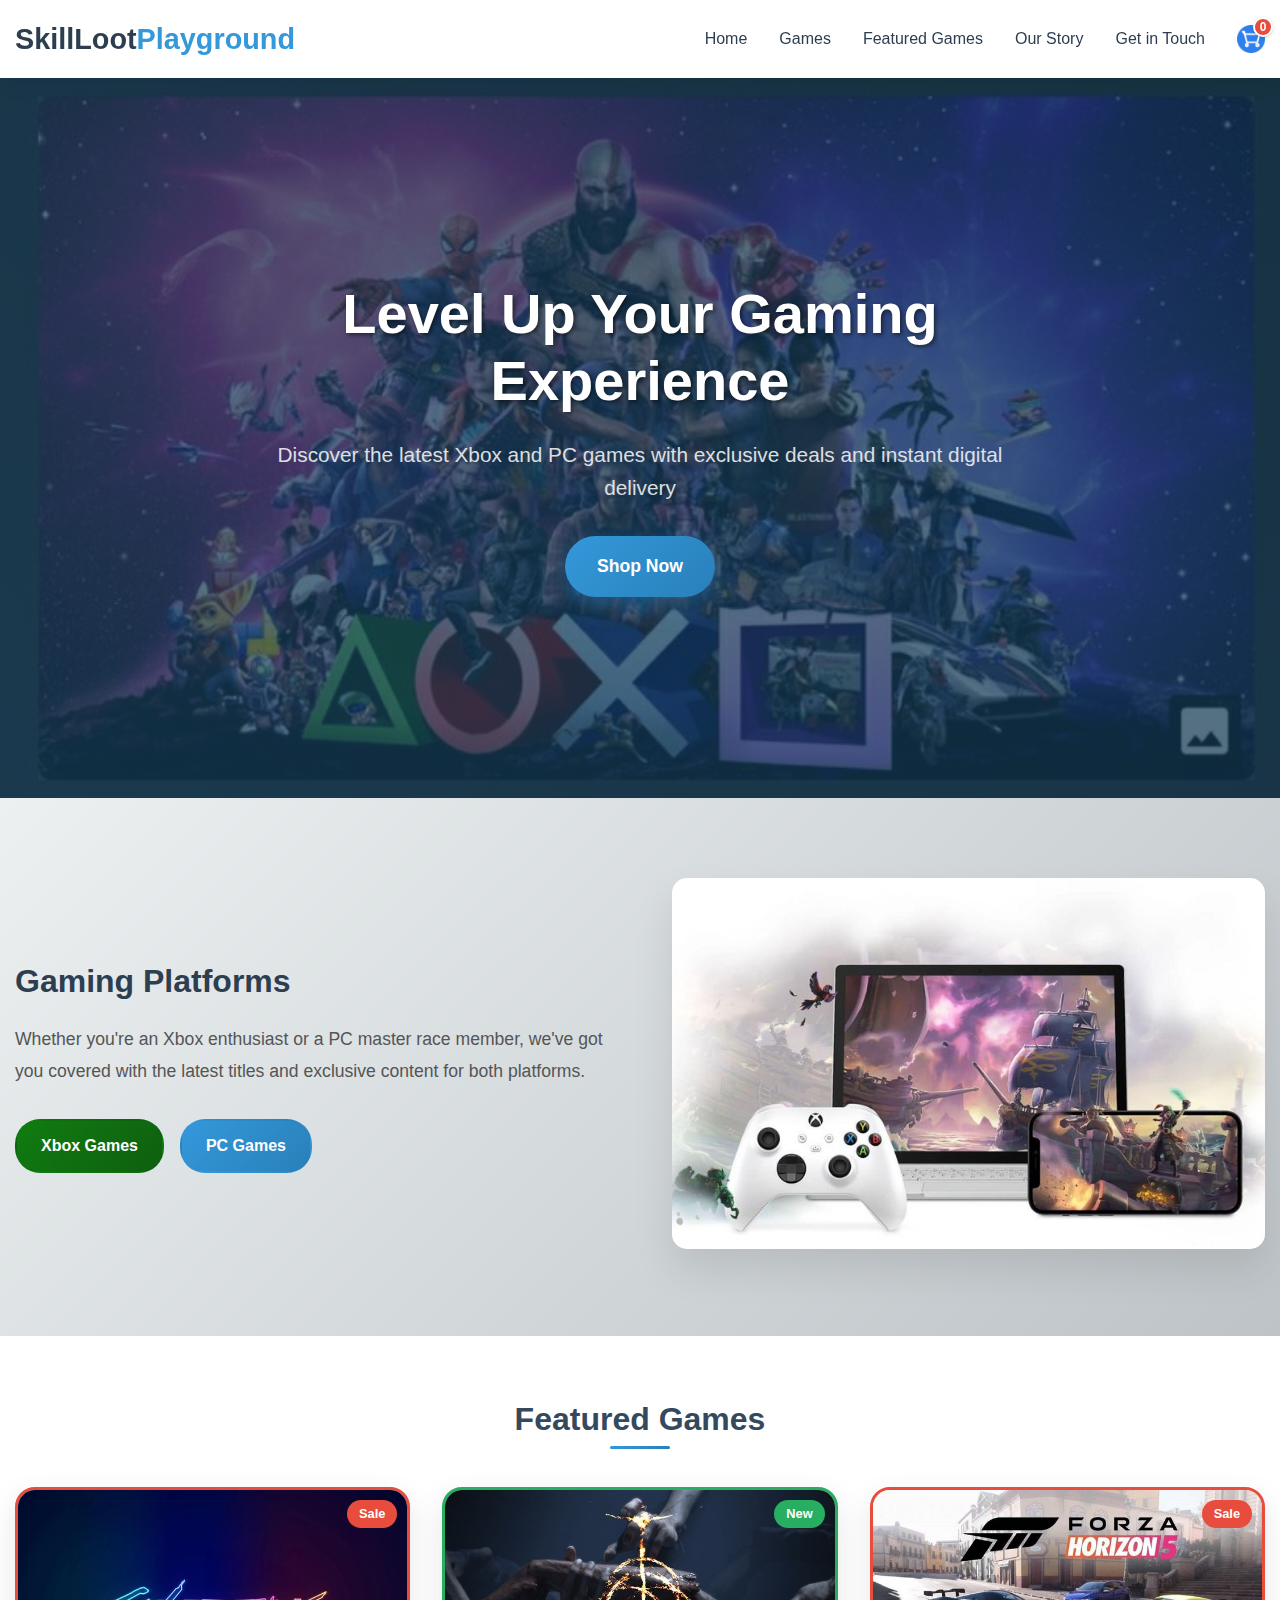
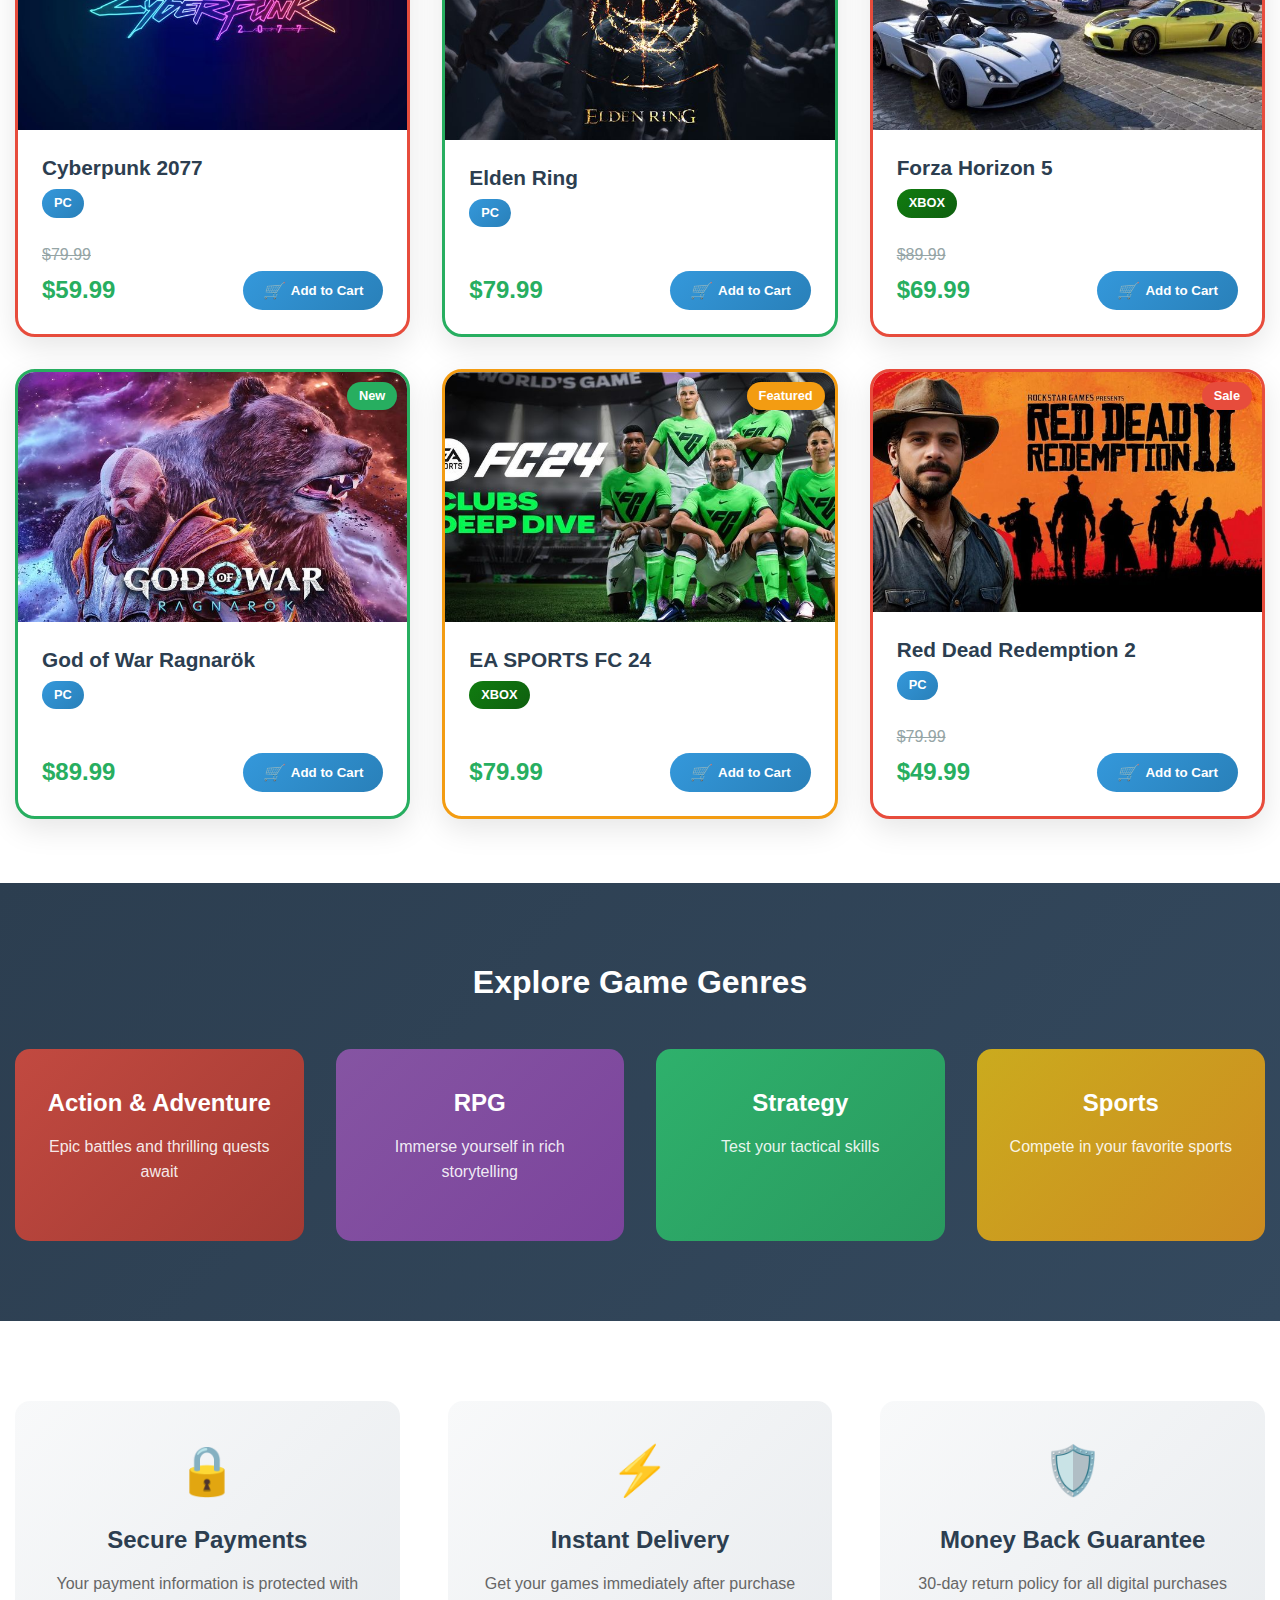
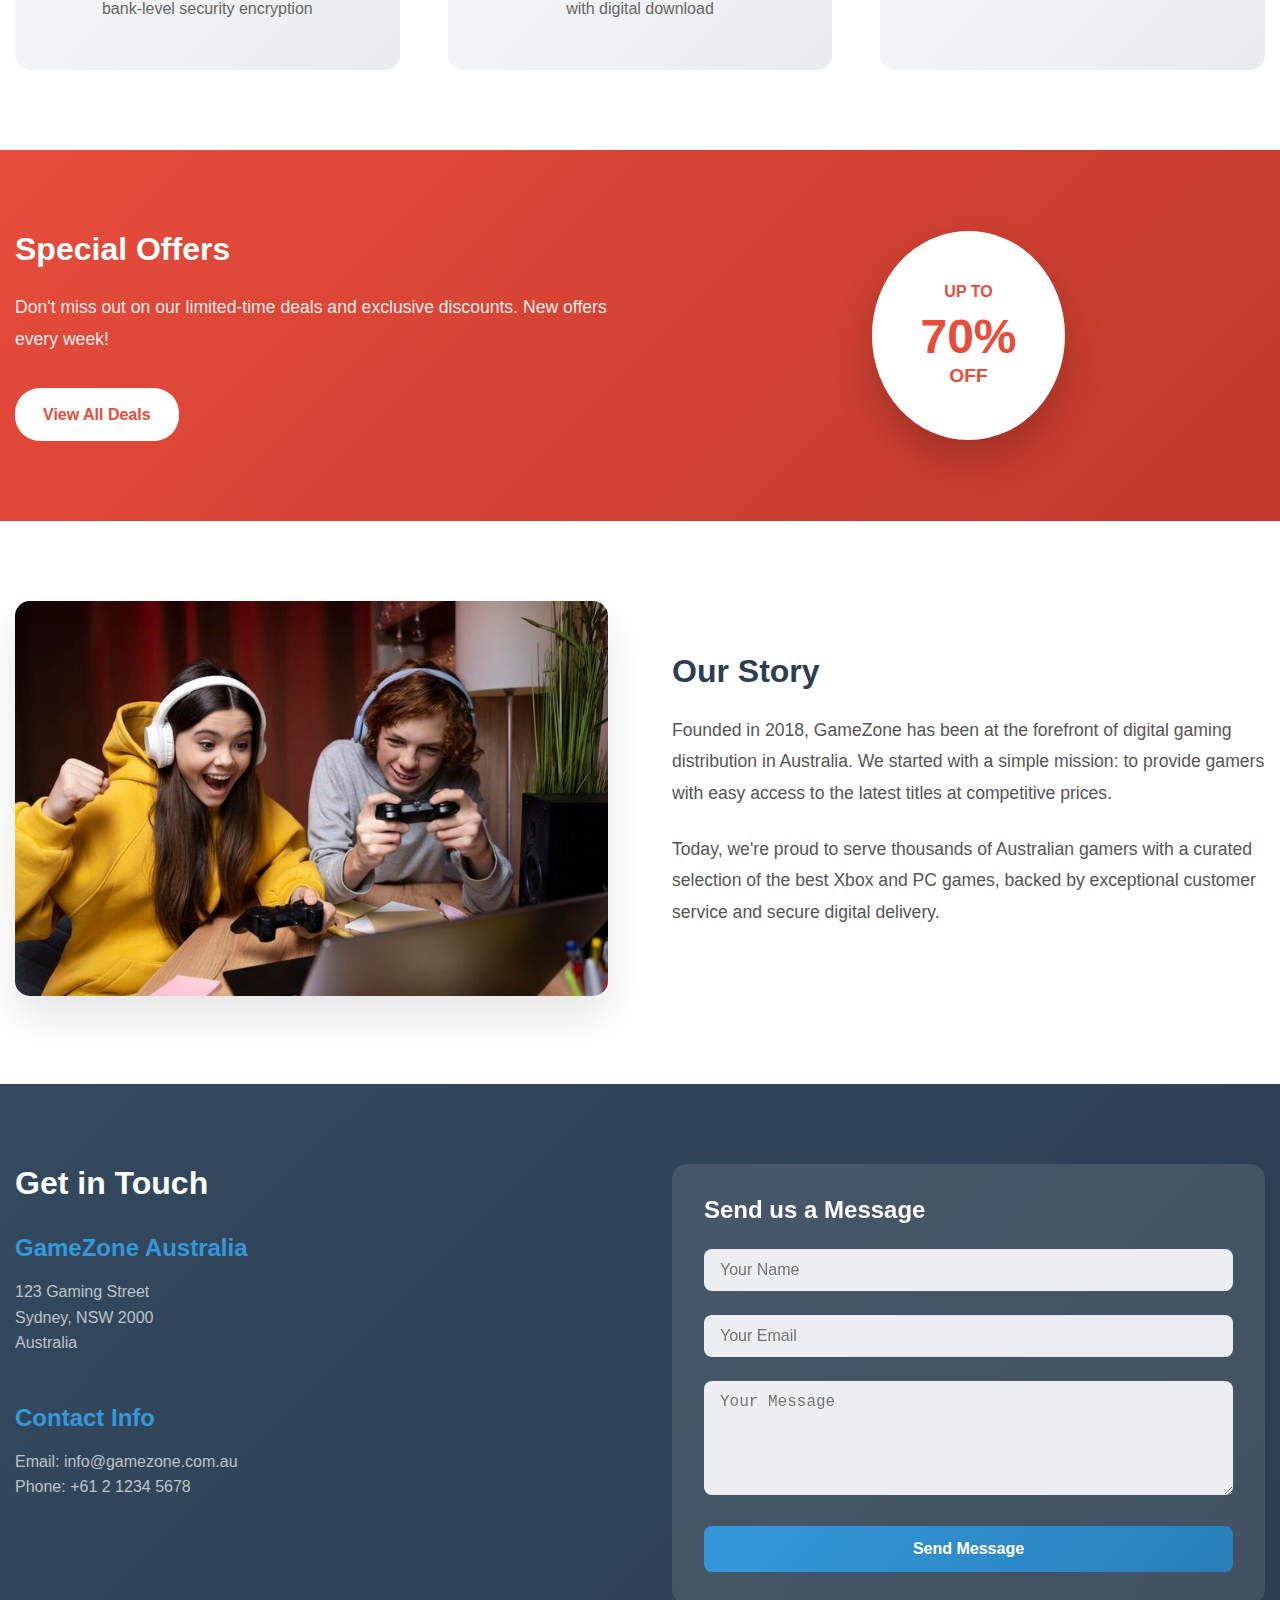
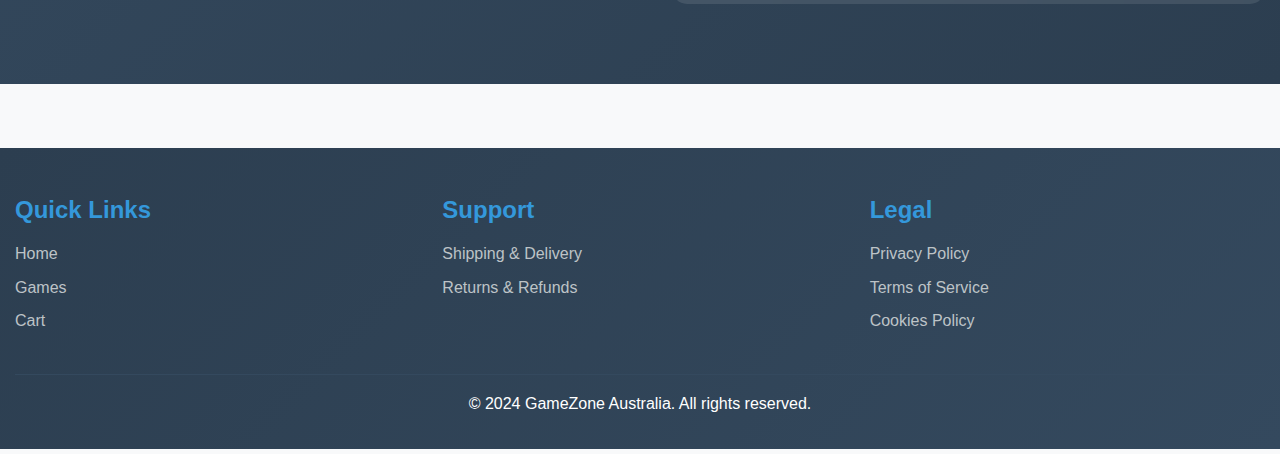
<file: index.html>
<!DOCTYPE html>
<html lang="en">
  <head>
    <meta charset="UTF-8" />
    <meta name="viewport" content="width=device-width, initial-scale=1.0" />
    <title>GameZone - Premium Xbox & PC Games Store</title>
    <link rel="stylesheet" href="css/style.css" />
    <link rel="stylesheet" href="css/home.css" />
  </head>
  <body>
    <div id="header-placeholder"></div>

    <!-- Hero Section -->
    <section class="hero">
      <div class="hero-content">
        <h1>Level Up Your Gaming Experience</h1>
        <p>
          Discover the latest Xbox and PC games with exclusive deals and instant
          digital delivery
        </p>
        <a href="catalog.html" class="cta-button">Shop Now</a>
      </div>
    </section>

    <!-- Gaming Platforms Section -->
    <section class="platforms">
      <div class="container">
        <div class="platform-content">
          <div class="platform-text">
            <h2>Gaming Platforms</h2>
            <p>
              Whether you're an Xbox enthusiast or a PC master race member,
              we've got you covered with the latest titles and exclusive content
              for both platforms.
            </p>
            <div class="platform-buttons">
              <a href="catalog.html?platform=xbox" class="platform-btn xbox"
                >Xbox Games</a
              >
              <a href="catalog.html?platform=pc" class="platform-btn pc"
                >PC Games</a
              >
            </div>
          </div>
          <div class="platform-image">
            <img src="images/platforms.jpg" alt="Xbox and PC Gaming" />
          </div>
        </div>
      </div>
    </section>

    <!-- Featured Games Section -->
    <section class="featured-games">
      <div class="container">
        <h2>Featured Games</h2>
        <div class="games-grid" id="featured-games">
          <!-- Games will be loaded dynamically -->
        </div>
      </div>
    </section>

    <!-- Game Genres Section -->
    <section class="genres">
      <div class="container">
        <h2>Explore Game Genres</h2>
        <div class="genres-grid">
          <div class="genre-card action">
            <h3>Action & Adventure</h3>
            <p>Epic battles and thrilling quests await</p>
          </div>
          <div class="genre-card rpg">
            <h3>RPG</h3>
            <p>Immerse yourself in rich storytelling</p>
          </div>
          <div class="genre-card strategy">
            <h3>Strategy</h3>
            <p>Test your tactical skills</p>
          </div>
          <div class="genre-card sports">
            <h3>Sports</h3>
            <p>Compete in your favorite sports</p>
          </div>
        </div>
      </div>
    </section>

    <!-- Trust & Security Section -->
    <section class="trust-security">
      <div class="container">
        <div class="trust-grid">
          <div class="trust-item">
            <div class="trust-icon">🔒</div>
            <h3>Secure Payments</h3>
            <p>
              Your payment information is protected with bank-level security
              encryption
            </p>
          </div>
          <div class="trust-item">
            <div class="trust-icon">⚡</div>
            <h3>Instant Delivery</h3>
            <p>
              Get your games immediately after purchase with digital download
            </p>
          </div>
          <div class="trust-item">
            <div class="trust-icon">🛡️</div>
            <h3>Money Back Guarantee</h3>
            <p>30-day return policy for all digital purchases</p>
          </div>
        </div>
      </div>
    </section>

    <!-- Special Offers Section -->
    <section class="special-offers">
      <div class="container">
        <div class="offers-content">
          <div class="offers-text">
            <h2>Special Offers</h2>
            <p>
              Don't miss out on our limited-time deals and exclusive discounts.
              New offers every week!
            </p>
            <a href="catalog.html" class="offers-btn">View All Deals</a>
          </div>
          <div class="offers-visual">
            <div class="discount-badge">
              <span class="discount-text">UP TO</span>
              <span class="discount-number">70%</span>
              <span class="discount-off">OFF</span>
            </div>
          </div>
        </div>
      </div>
    </section>

    <!-- Store History Section -->
    <section class="store-history" id="store-history">
      <div class="container">
        <div class="history-content">
          <div class="history-image">
            <img src="images/store-history.jpg" alt="GameZone Store History" />
          </div>
          <div class="history-text">
            <h2>Our Story</h2>
            <p>
              Founded in 2018, GameZone has been at the forefront of digital
              gaming distribution in Australia. We started with a simple
              mission: to provide gamers with easy access to the latest titles
              at competitive prices.
            </p>
            <p>
              Today, we're proud to serve thousands of Australian gamers with a
              curated selection of the best Xbox and PC games, backed by
              exceptional customer service and secure digital delivery.
            </p>
          </div>
        </div>
      </div>
    </section>

    <!-- Contact Section -->
    <section class="contact-section" id="contact-section">
      <div class="container">
        <div class="contact-content">
          <div class="contact-info">
            <h2>Get in Touch</h2>
            <div class="contact-details">
              <div class="contact-item">
                <h3>GameZone Australia</h3>
                <p>123 Gaming Street<br />Sydney, NSW 2000<br />Australia</p>
              </div>
              <div class="contact-item">
                <h3>Contact Info</h3>
                <p>Email: info@gamezone.com.au<br />Phone: +61 2 1234 5678</p>
              </div>
            </div>
          </div>
          <div class="contact-form">
            <h3>Send us a Message</h3>
            <form id="contact-form">
              <div class="form-group">
                <input
                  type="text"
                  id="name"
                  name="name"
                  placeholder="Your Name"
                  required
                />
              </div>
              <div class="form-group">
                <input
                  type="email"
                  id="email"
                  name="email"
                  placeholder="Your Email"
                  required
                />
              </div>
              <div class="form-group">
                <textarea
                  id="message"
                  name="message"
                  placeholder="Your Message"
                  rows="5"
                  required
                ></textarea>
              </div>
              <button type="submit" class="submit-btn">Send Message</button>
            </form>
          </div>
        </div>
      </div>
    </section>

    <div id="footer-placeholder"></div>

    <!-- Notification -->
    <div id="notification" class="notification"></div>

    <script src="js/header.js"></script>
    <script src="js/footer.js"></script>
    <script src="js/cart.js"></script>
    <script src="js/home.js"></script>
  </body>
</html>
</file>
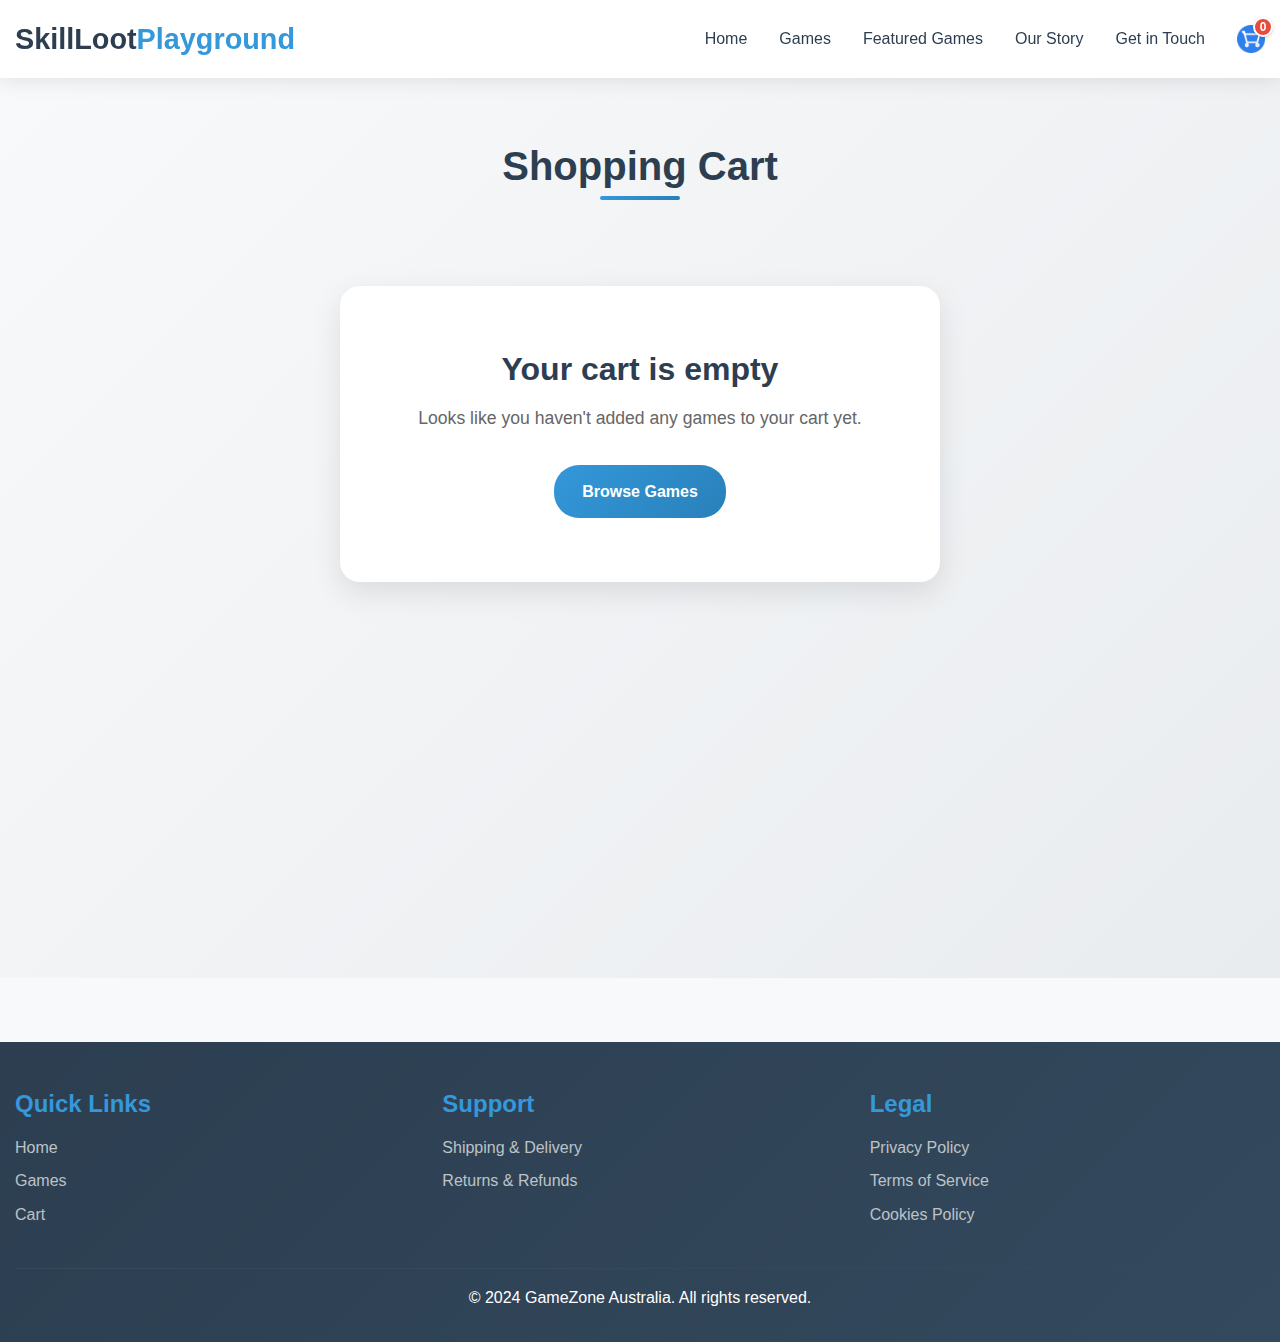
<file: cart.html>
<!DOCTYPE html>
<html lang="en">
  <head>
    <meta charset="UTF-8" />
    <meta name="viewport" content="width=device-width, initial-scale=1.0" />
    <title>Shopping Cart - SkillLootPlayground</title>
    <link rel="icon" type="image/png" href="images/favicon.png" />
    <link rel="stylesheet" href="css/style.css" />
    <link rel="stylesheet" href="css/cart.css" />
  </head>
  <body>
    <div id="header-placeholder"></div>

    <main class="cart-page">
      <div class="container">
        <div class="cart-header">
          <h1>Shopping Cart</h1>
        </div>

        <div class="cart-content">
          <div class="cart-summary" id="cart-summary">
            <!-- Cart summary will be loaded dynamically -->
          </div>

          <div class="cart-items" id="cart-items">
            <!-- Cart items will be loaded dynamically -->
          </div>
        </div>

        <div class="empty-cart" id="empty-cart" style="display: none">
          <div class="empty-cart-content">
            <h2>Your cart is empty</h2>
            <p>Looks like you haven't added any games to your cart yet.</p>
            <a href="catalog.html" class="browse-games-btn">Browse Games</a>
          </div>
        </div>
      </div>
    </main>

    <div id="footer-placeholder"></div>

    <!-- Notification -->
    <div id="notification" class="notification"></div>

    <script src="js/header.js"></script>
    <script src="js/footer.js"></script>
    <script src="js/cart.js"></script>
    <script src="js/cart-page.js"></script>
  </body>
</html>
</file>
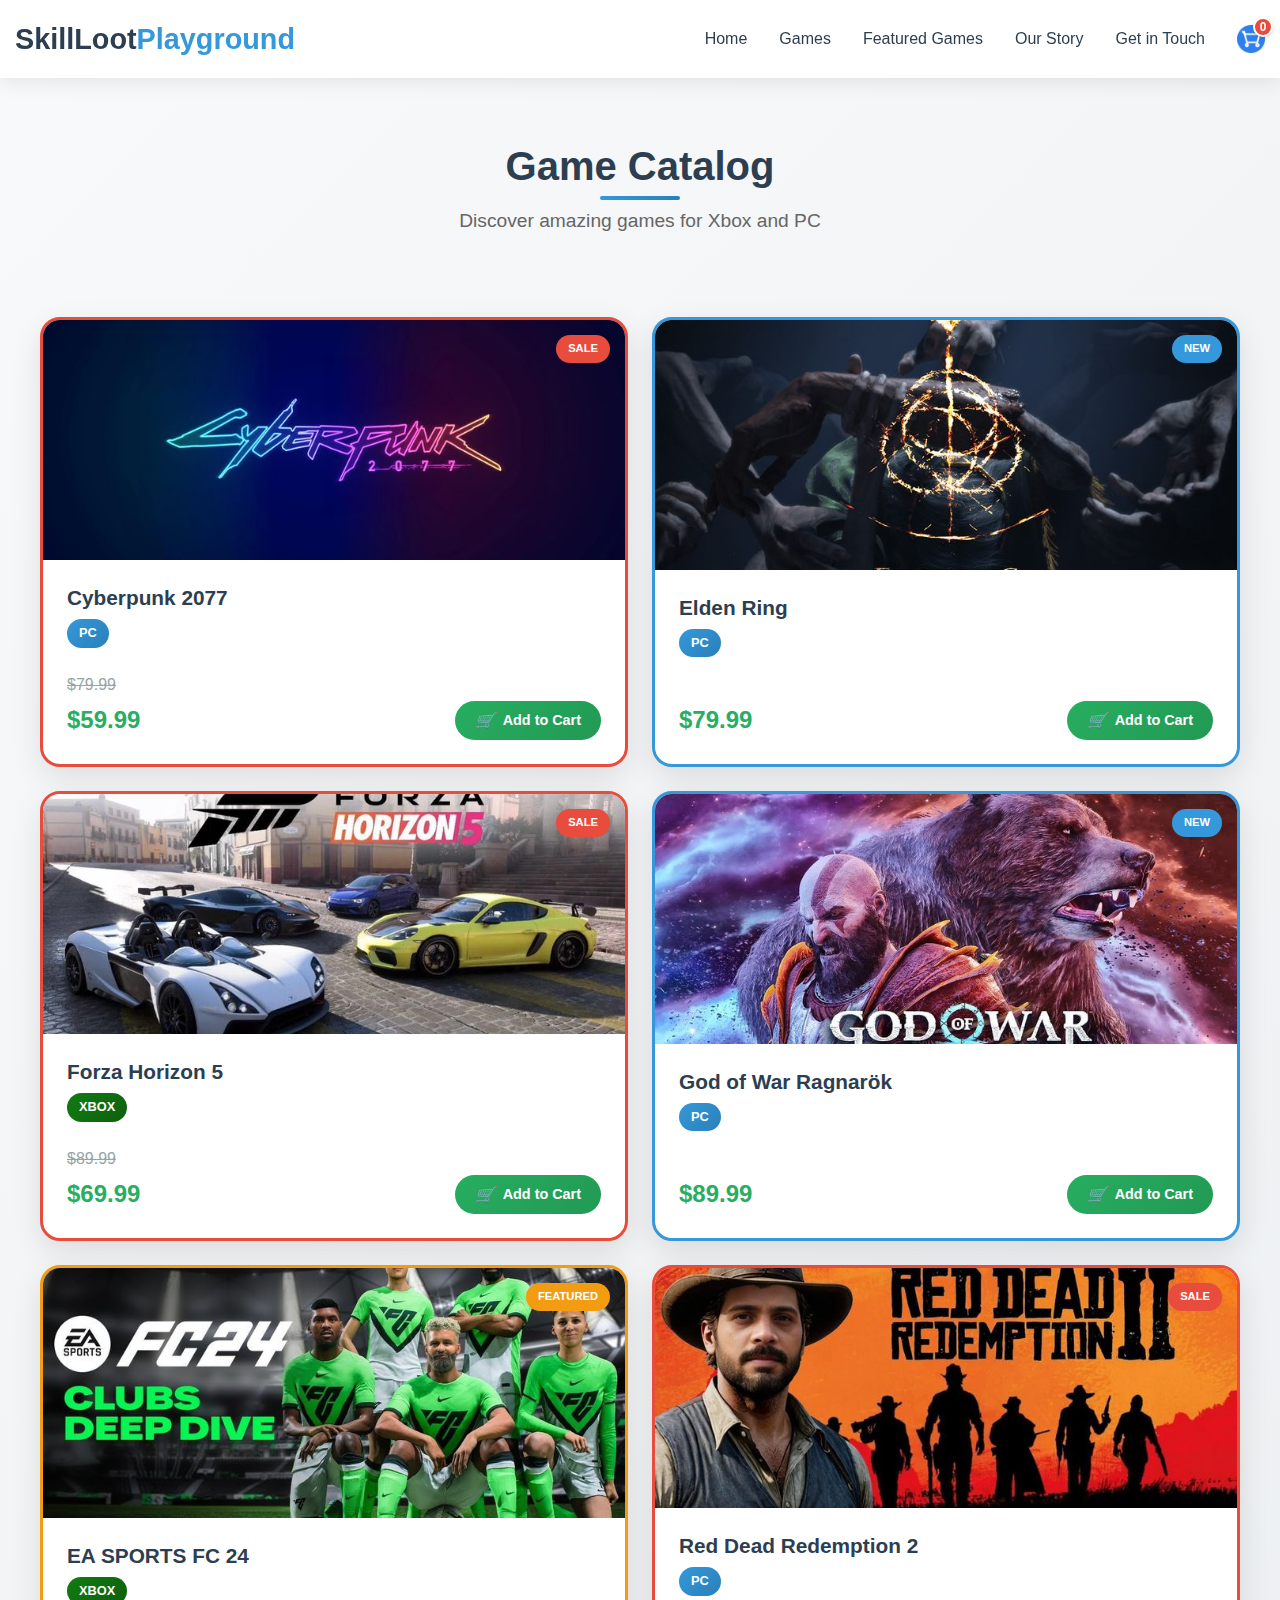
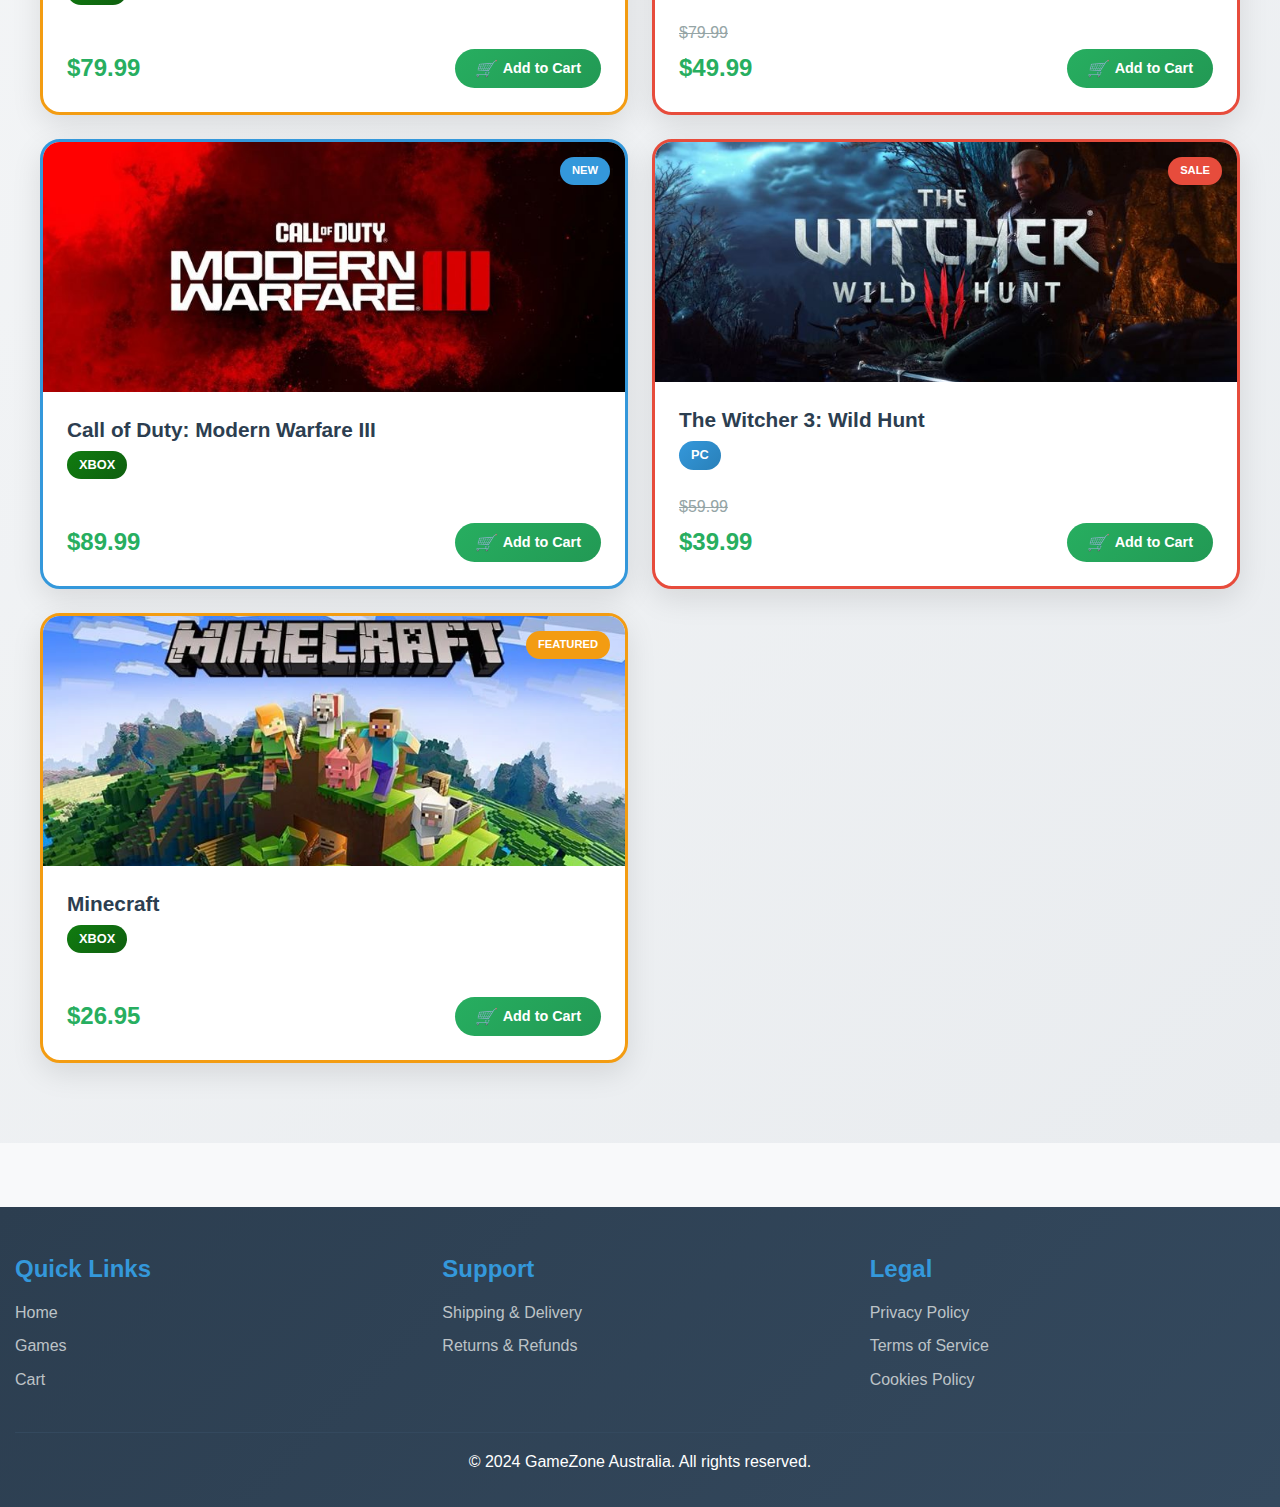
<file: catalog.html>
<!DOCTYPE html>
<html lang="en">
  <head>
    <meta charset="UTF-8" />
    <meta name="viewport" content="width=device-width, initial-scale=1.0" />
    <title>Game Catalog - GameZone</title>
    <link rel="stylesheet" href="css/style.css" />
    <link rel="stylesheet" href="css/catalog.css" />
  </head>
  <body>
    <div id="header-placeholder"></div>

    <main class="catalog-page">
      <div class="container">
        <div class="catalog-header">
          <h1>Game Catalog</h1>
          <p>Discover amazing games for Xbox and PC</p>
        </div>

        <div class="games-container">
          <div class="games-grid" id="games-grid">
            <!-- Games will be loaded dynamically -->
          </div>
        </div>
      </div>
    </main>

    <div id="footer-placeholder"></div>

    <!-- Notification -->
    <div id="notification" class="notification"></div>

    <script src="js/header.js"></script>
    <script src="js/footer.js"></script>
    <script src="js/cart.js"></script>
    <script src="js/catalog.js"></script>
  </body>
</html>
</file>
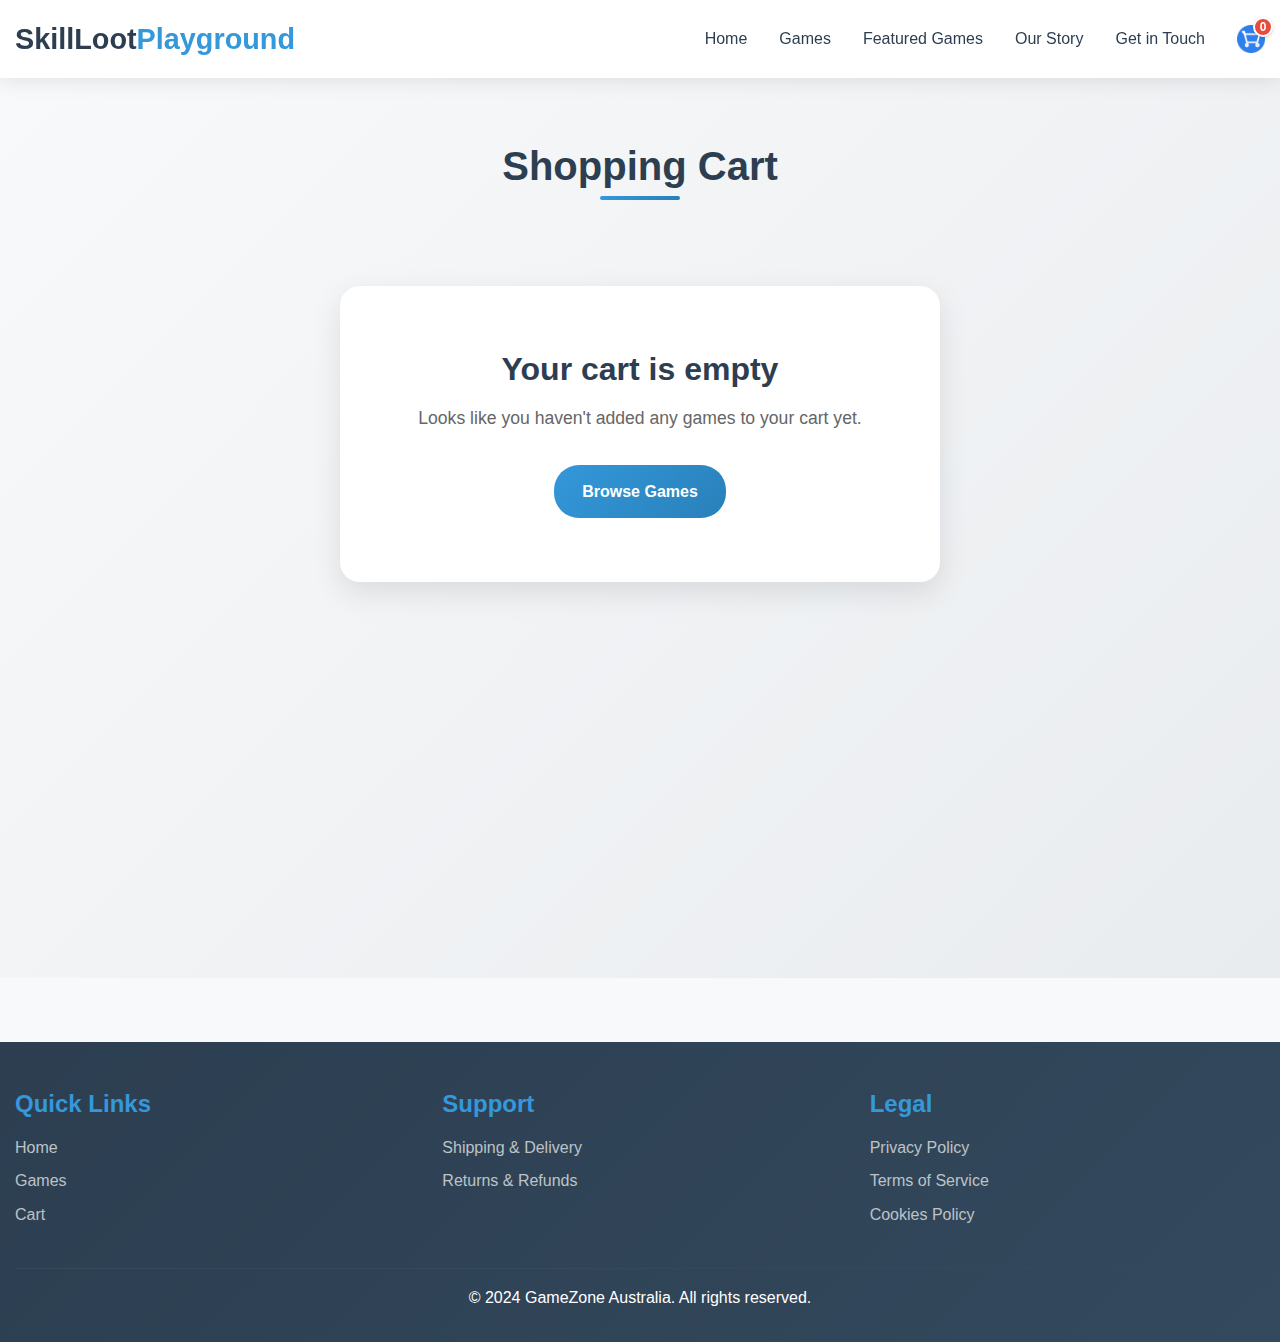
<file: checkout.html>
<!DOCTYPE html>
<html lang="en">
  <head>
    <meta charset="UTF-8" />
    <meta name="viewport" content="width=device-width, initial-scale=1.0" />
    <title>Checkout - SkillLootPlayground</title>
    <link rel="icon" type="image/png" href="images/favicon.png" />
    <link rel="stylesheet" href="css/style.css" />
    <link rel="stylesheet" href="css/checkout.css" />
  </head>
  <body>
    <div id="header-placeholder"></div>

    <main class="checkout-page">
      <div class="container">
        <div class="checkout-header">
          <h1>Checkout</h1>
        </div>

        <div class="checkout-content">
          <div class="checkout-form">
            <h2>Customer Information</h2>
            <form id="checkout-form">
              <div class="form-row">
                <div class="form-group">
                  <label for="firstName">First Name *</label>
                  <input type="text" id="firstName" name="firstName" required />
                </div>
                <div class="form-group">
                  <label for="lastName">Last Name *</label>
                  <input type="text" id="lastName" name="lastName" required />
                </div>
              </div>

              <div class="form-group">
                <label for="email">Email Address *</label>
                <input type="email" id="email" name="email" required />
              </div>

              <div class="form-group">
                <label for="phone">Phone Number</label>
                <input type="tel" id="phone" name="phone" />
              </div>

              <button type="submit" class="place-order-btn">Place Order</button>
            </form>
          </div>

          <div class="order-summary">
            <h2>Order Summary</h2>
            <div id="order-items">
              <!-- Order items will be loaded dynamically -->
            </div>
            <div class="order-total" id="order-total">
              <!-- Order total will be loaded dynamically -->
            </div>
          </div>
        </div>
      </div>
    </main>

    <div id="footer-placeholder"></div>

    <!-- Notification -->
    <div id="notification" class="notification"></div>

    <script src="js/header.js"></script>
    <script src="js/footer.js"></script>
    <script src="js/cart.js"></script>
    <script src="js/checkout.js"></script>
  </body>
</html>
</file>
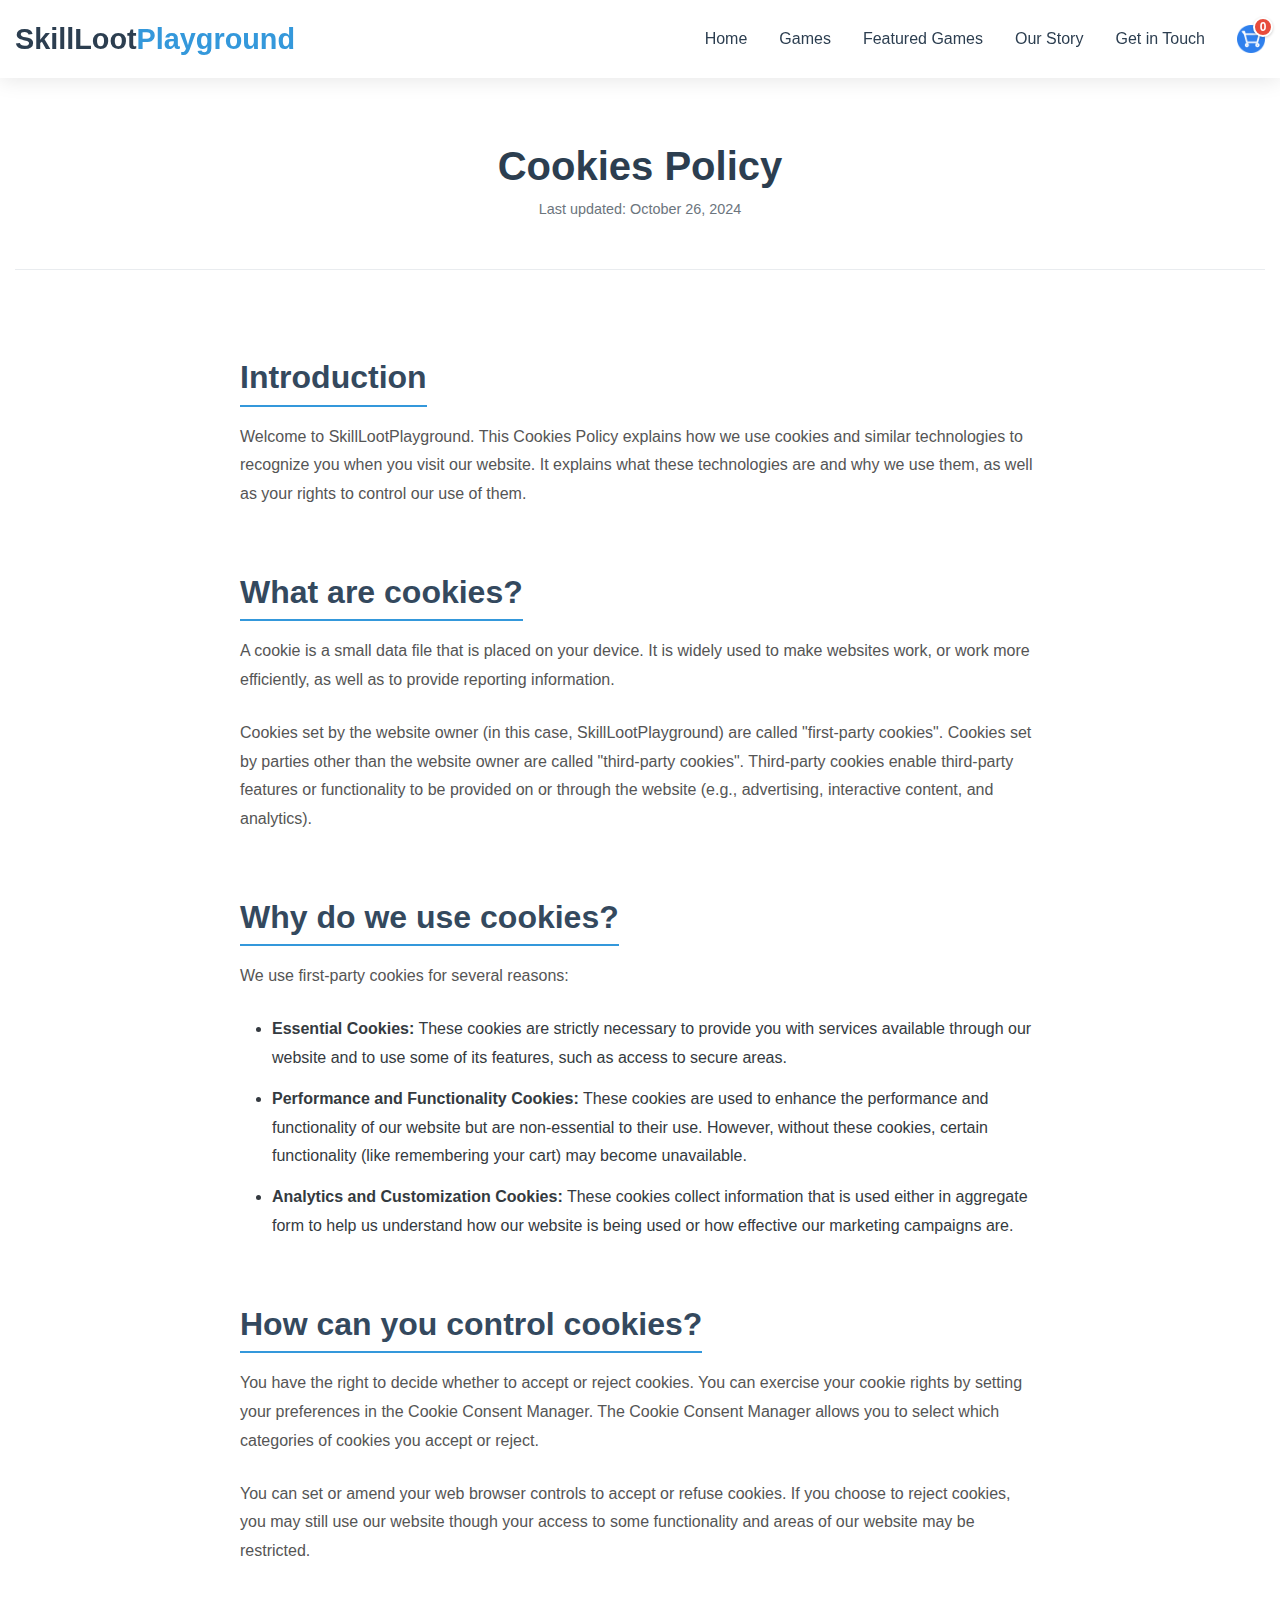
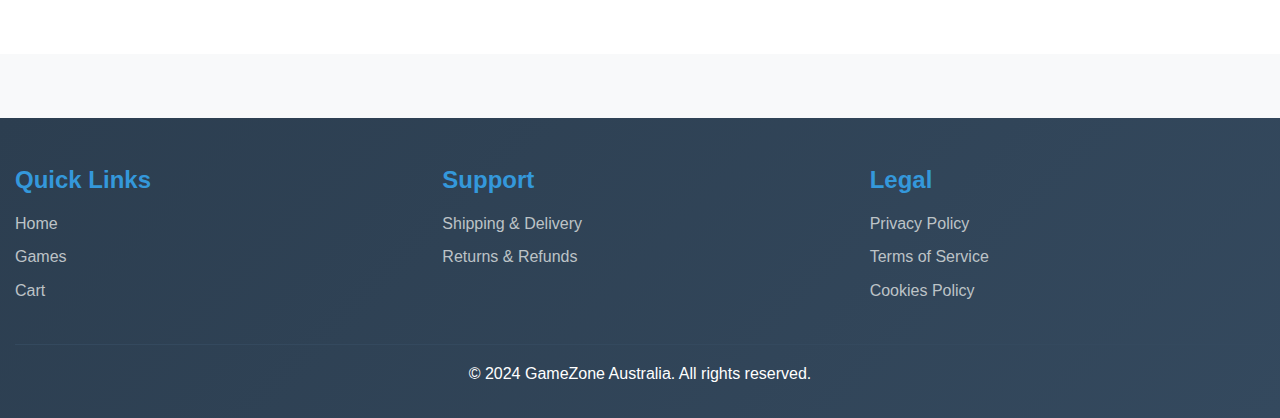
<file: cookies-policy.html>
<!DOCTYPE html>
<html lang="en">
  <head>
    <meta charset="UTF-8" />
    <meta name="viewport" content="width=device-width, initial-scale=1.0" />
    <title>Cookies Policy - SkillLootPlayground</title>
    <link rel="icon" type="image/png" href="images/favicon.png" />
    <link rel="stylesheet" href="css/style.css" />
    <link rel="stylesheet" href="css/legal.css" />
  </head>
  <body>
    <div id="header-placeholder"></div>

    <main class="legal-page">
      <div class="container">
        <div class="legal-header">
          <h1>Cookies Policy</h1>
          <p>Last updated: October 26, 2024</p>
        </div>

        <div class="legal-content">
          <h2>Introduction</h2>
          <p>
            Welcome to SkillLootPlayground. This Cookies Policy explains how we
            use cookies and similar technologies to recognize you when you visit
            our website. It explains what these technologies are and why we use
            them, as well as your rights to control our use of them.
          </p>

          <h2>What are cookies?</h2>
          <p>
            A cookie is a small data file that is placed on your device. It is
            widely used to make websites work, or work more efficiently, as well
            as to provide reporting information.
          </p>
          <p>
            Cookies set by the website owner (in this case, SkillLootPlayground)
            are called "first-party cookies". Cookies set by parties other than
            the website owner are called "third-party cookies". Third-party
            cookies enable third-party features or functionality to be provided
            on or through the website (e.g., advertising, interactive content,
            and analytics).
          </p>

          <h2>Why do we use cookies?</h2>
          <p>We use first-party cookies for several reasons:</p>
          <ul>
            <li>
              <strong>Essential Cookies:</strong> These cookies are strictly
              necessary to provide you with services available through our
              website and to use some of its features, such as access to secure
              areas.
            </li>
            <li>
              <strong>Performance and Functionality Cookies:</strong> These
              cookies are used to enhance the performance and functionality of
              our website but are non-essential to their use. However, without
              these cookies, certain functionality (like remembering your cart)
              may become unavailable.
            </li>
            <li>
              <strong>Analytics and Customization Cookies:</strong> These
              cookies collect information that is used either in aggregate form
              to help us understand how our website is being used or how
              effective our marketing campaigns are.
            </li>
          </ul>

          <h2>How can you control cookies?</h2>
          <p>
            You have the right to decide whether to accept or reject cookies.
            You can exercise your cookie rights by setting your preferences in
            the Cookie Consent Manager. The Cookie Consent Manager allows you to
            select which categories of cookies you accept or reject.
          </p>
          <p>
            You can set or amend your web browser controls to accept or refuse
            cookies. If you choose to reject cookies, you may still use our
            website though your access to some functionality and areas of our
            website may be restricted.
          </p>
        </div>
      </div>
    </main>

    <div id="footer-placeholder"></div>
    <div id="notification" class="notification"></div>

    <script src="js/header.js"></script>
    <script src="js/footer.js"></script>
    <script src="js/cart.js"></script>
  </body>
</html>
</file>
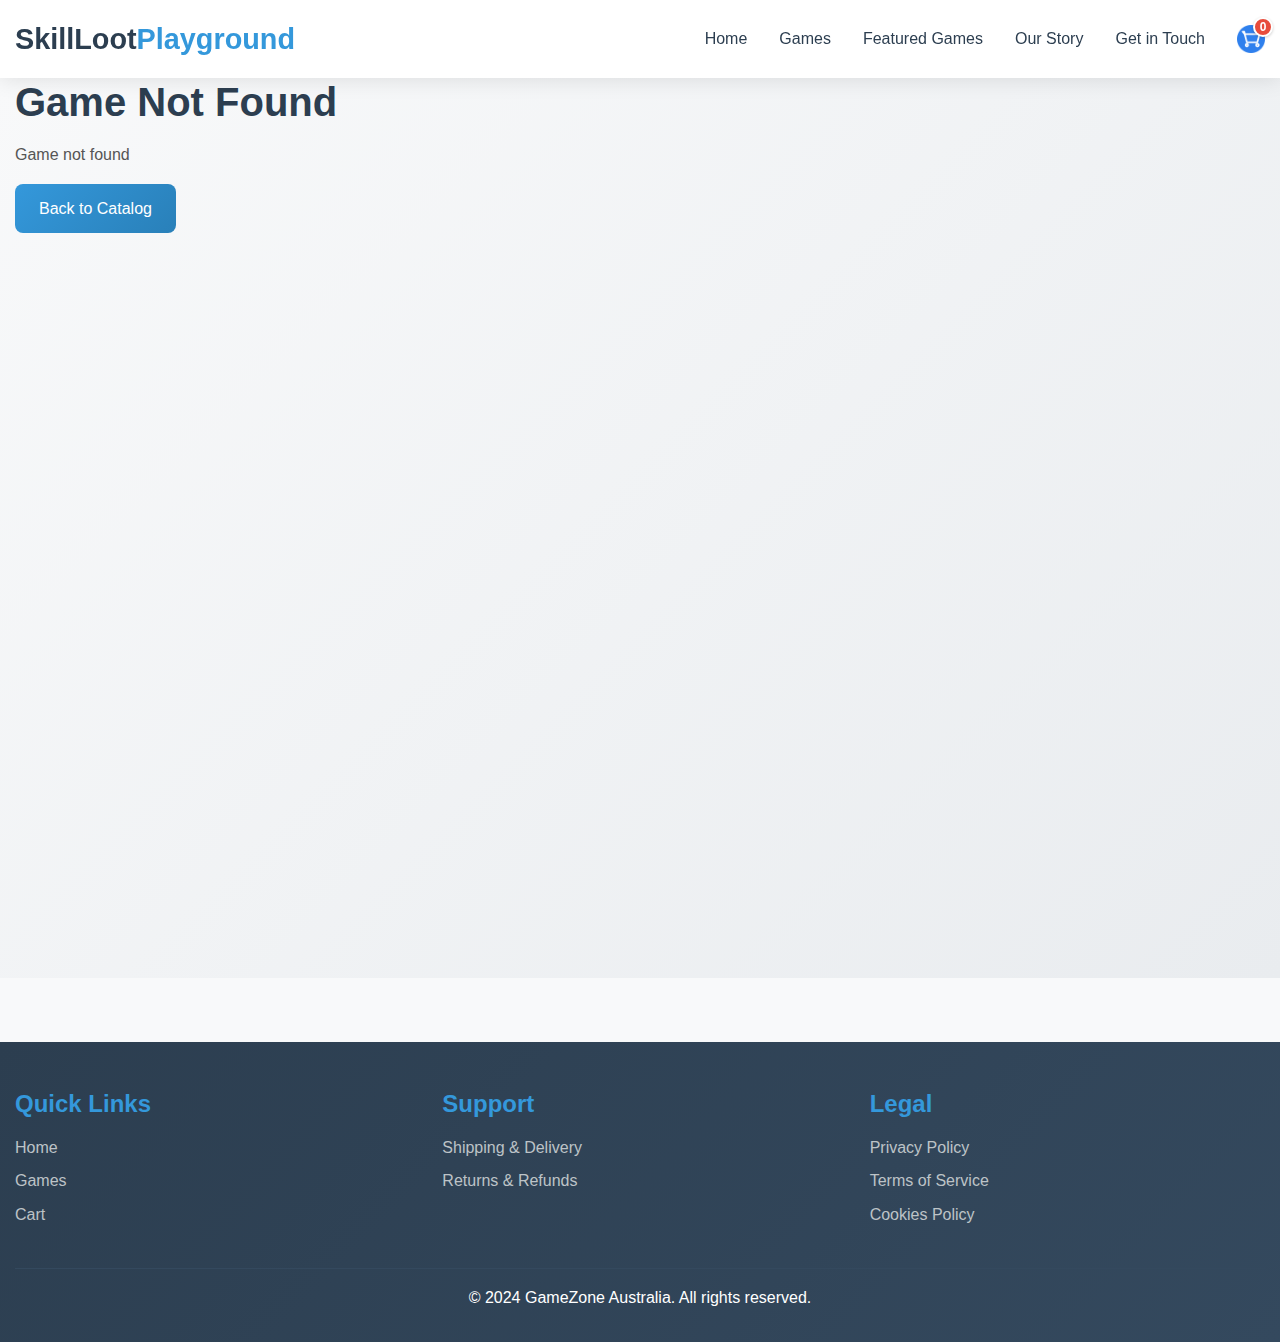
<file: game-details.html>
<!DOCTYPE html>
<html lang="en">
  <head>
    <meta charset="UTF-8" />
    <meta name="viewport" content="width=device-width, initial-scale=1.0" />
    <title>Game Details - SkillLootPlayground</title>
    <link rel="icon" type="image/png" href="images/favicon.png" />
    <link rel="stylesheet" href="css/style.css" />
    <link rel="stylesheet" href="css/game-details.css" />
  </head>
  <body>
    <div id="header-placeholder"></div>

    <main class="game-details-page">
      <div class="container">
        <div class="game-hero" id="game-hero">
          <!-- Game hero content will be loaded dynamically -->
        </div>

        <div class="game-content">
          <div class="game-main">
            <div class="game-info" id="game-info">
              <!-- Game information will be loaded dynamically -->
            </div>
          </div>

          <div class="game-sidebar">
            <div class="game-purchase" id="game-purchase">
              <!-- Purchase section will be loaded dynamically -->
            </div>
          </div>
        </div>

        <div class="related-games" id="related-games-container">
          <!-- Related games will be loaded dynamically -->
        </div>
      </div>
    </main>

    <div id="footer-placeholder"></div>

    <!-- Notification -->
    <div id="notification" class="notification"></div>

    <script src="js/header.js"></script>
    <script src="js/footer.js"></script>
    <script src="js/cart.js"></script>
    <script src="js/game-details.js"></script>
  </body>
</html>
</file>
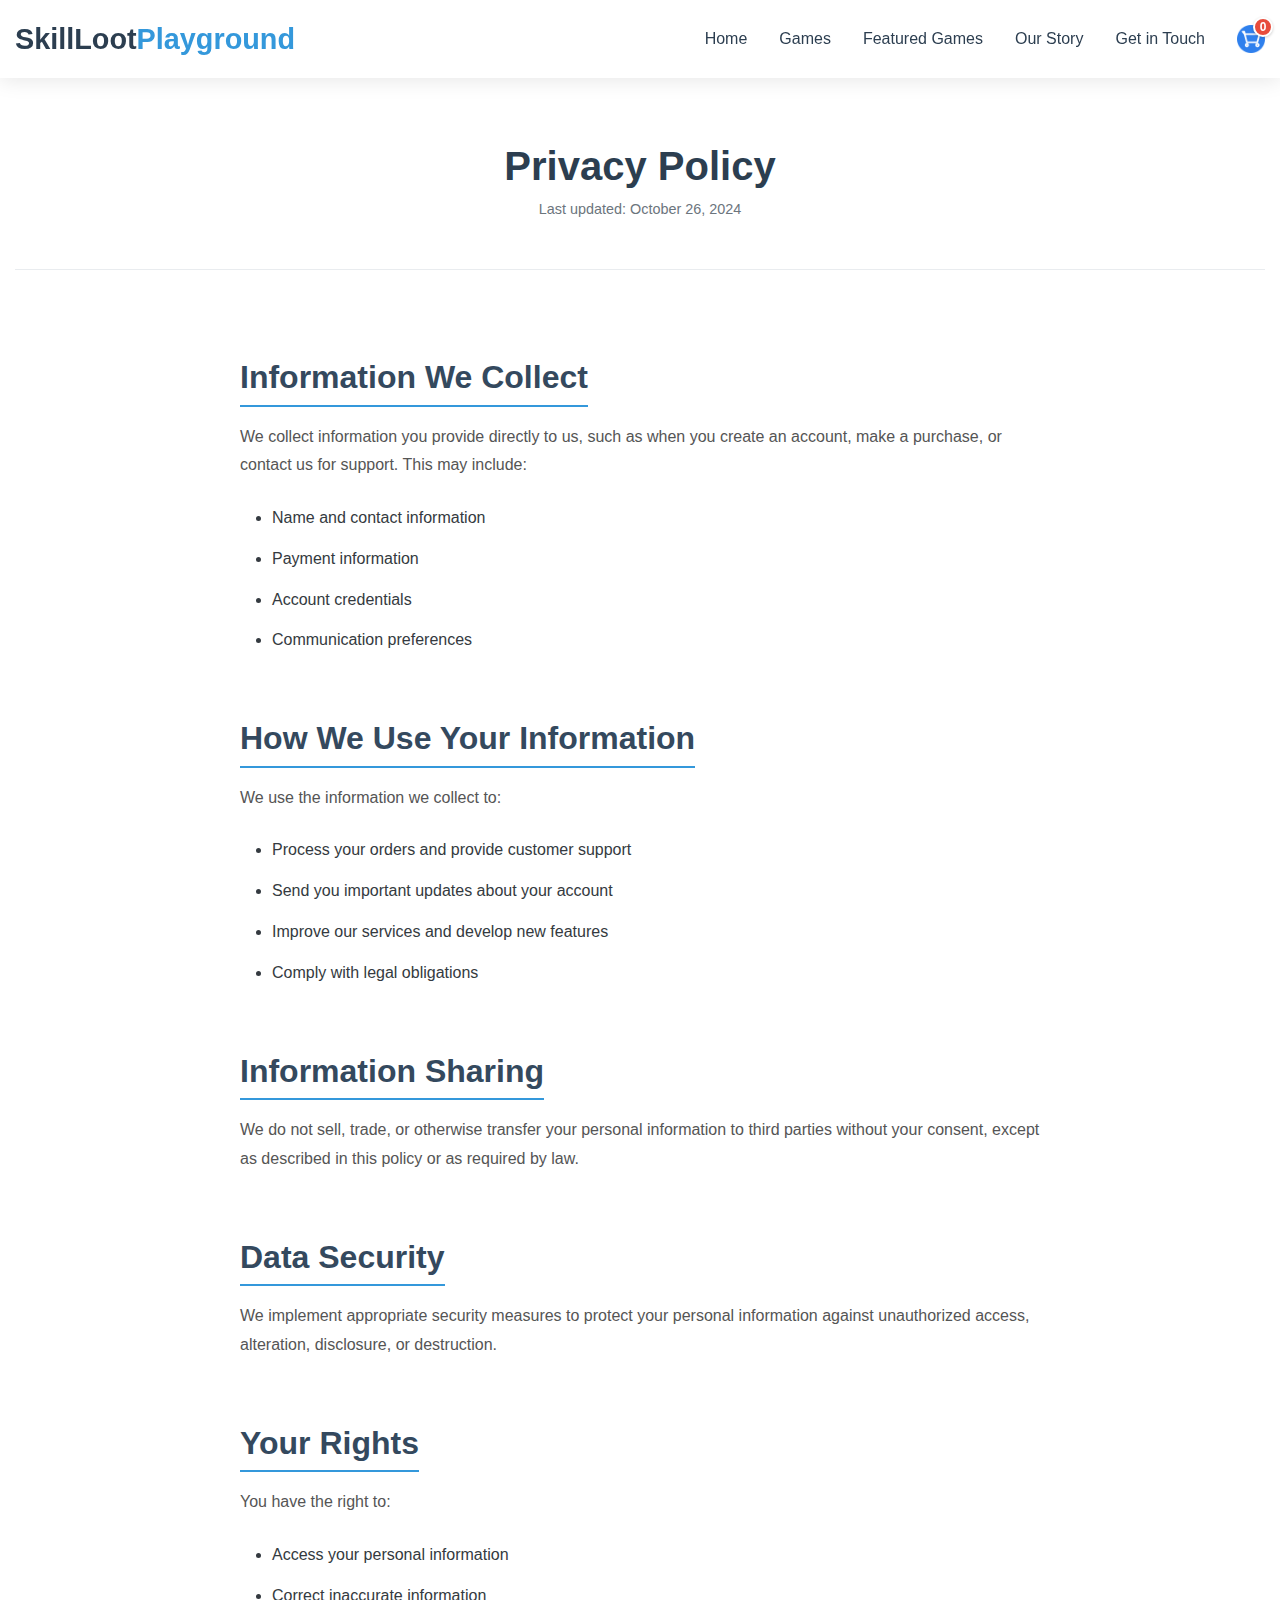
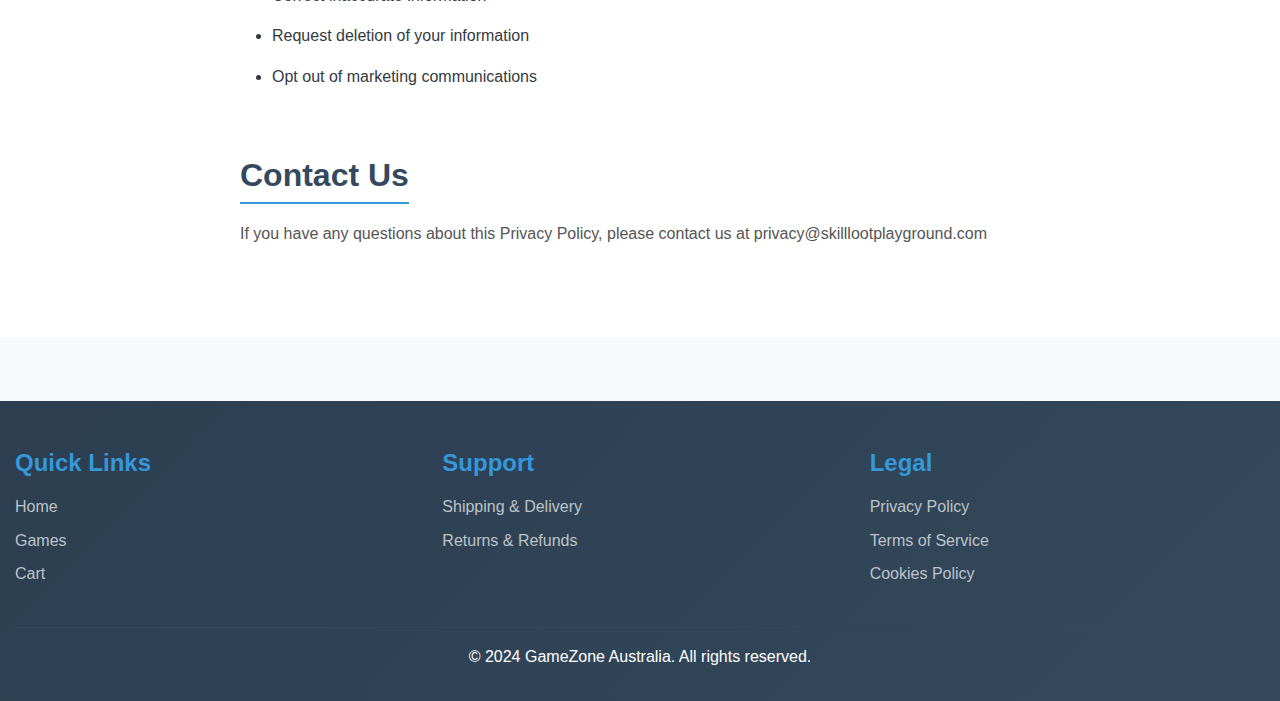
<file: privacy-policy.html>
<!DOCTYPE html>
<html lang="en">
  <head>
    <meta charset="UTF-8" />
    <meta name="viewport" content="width=device-width, initial-scale=1.0" />
    <title>Privacy Policy - SkillLootPlayground</title>
    <link rel="icon" type="image/png" href="images/favicon.png" />
    <link rel="stylesheet" href="css/style.css" />
    <link rel="stylesheet" href="css/legal.css" />
  </head>
  <body>
    <div id="header-placeholder"></div>

    <main class="legal-page">
      <div class="container">
        <div class="legal-header">
          <h1>Privacy Policy</h1>
          <p>Last updated: October 26, 2024</p>
        </div>
        <div class="legal-content">
          <h2>Information We Collect</h2>
          <p>
            We collect information you provide directly to us, such as when you
            create an account, make a purchase, or contact us for support. This
            may include:
          </p>
          <ul>
            <li>Name and contact information</li>
            <li>Payment information</li>
            <li>Account credentials</li>
            <li>Communication preferences</li>
          </ul>

          <h2>How We Use Your Information</h2>
          <p>We use the information we collect to:</p>
          <ul>
            <li>Process your orders and provide customer support</li>
            <li>Send you important updates about your account</li>
            <li>Improve our services and develop new features</li>
            <li>Comply with legal obligations</li>
          </ul>

          <h2>Information Sharing</h2>
          <p>
            We do not sell, trade, or otherwise transfer your personal
            information to third parties without your consent, except as
            described in this policy or as required by law.
          </p>

          <h2>Data Security</h2>
          <p>
            We implement appropriate security measures to protect your personal
            information against unauthorized access, alteration, disclosure, or
            destruction.
          </p>

          <h2>Your Rights</h2>
          <p>You have the right to:</p>
          <ul>
            <li>Access your personal information</li>
            <li>Correct inaccurate information</li>
            <li>Request deletion of your information</li>
            <li>Opt out of marketing communications</li>
          </ul>

          <h2>Contact Us</h2>
          <p>
            If you have any questions about this Privacy Policy, please contact
            us at privacy@skilllootplayground.com
          </p>
        </div>
      </div>
    </main>

    <div id="footer-placeholder"></div>

    <script src="js/header.js"></script>
    <script src="js/footer.js"></script>
  </body>
</html>
</file>
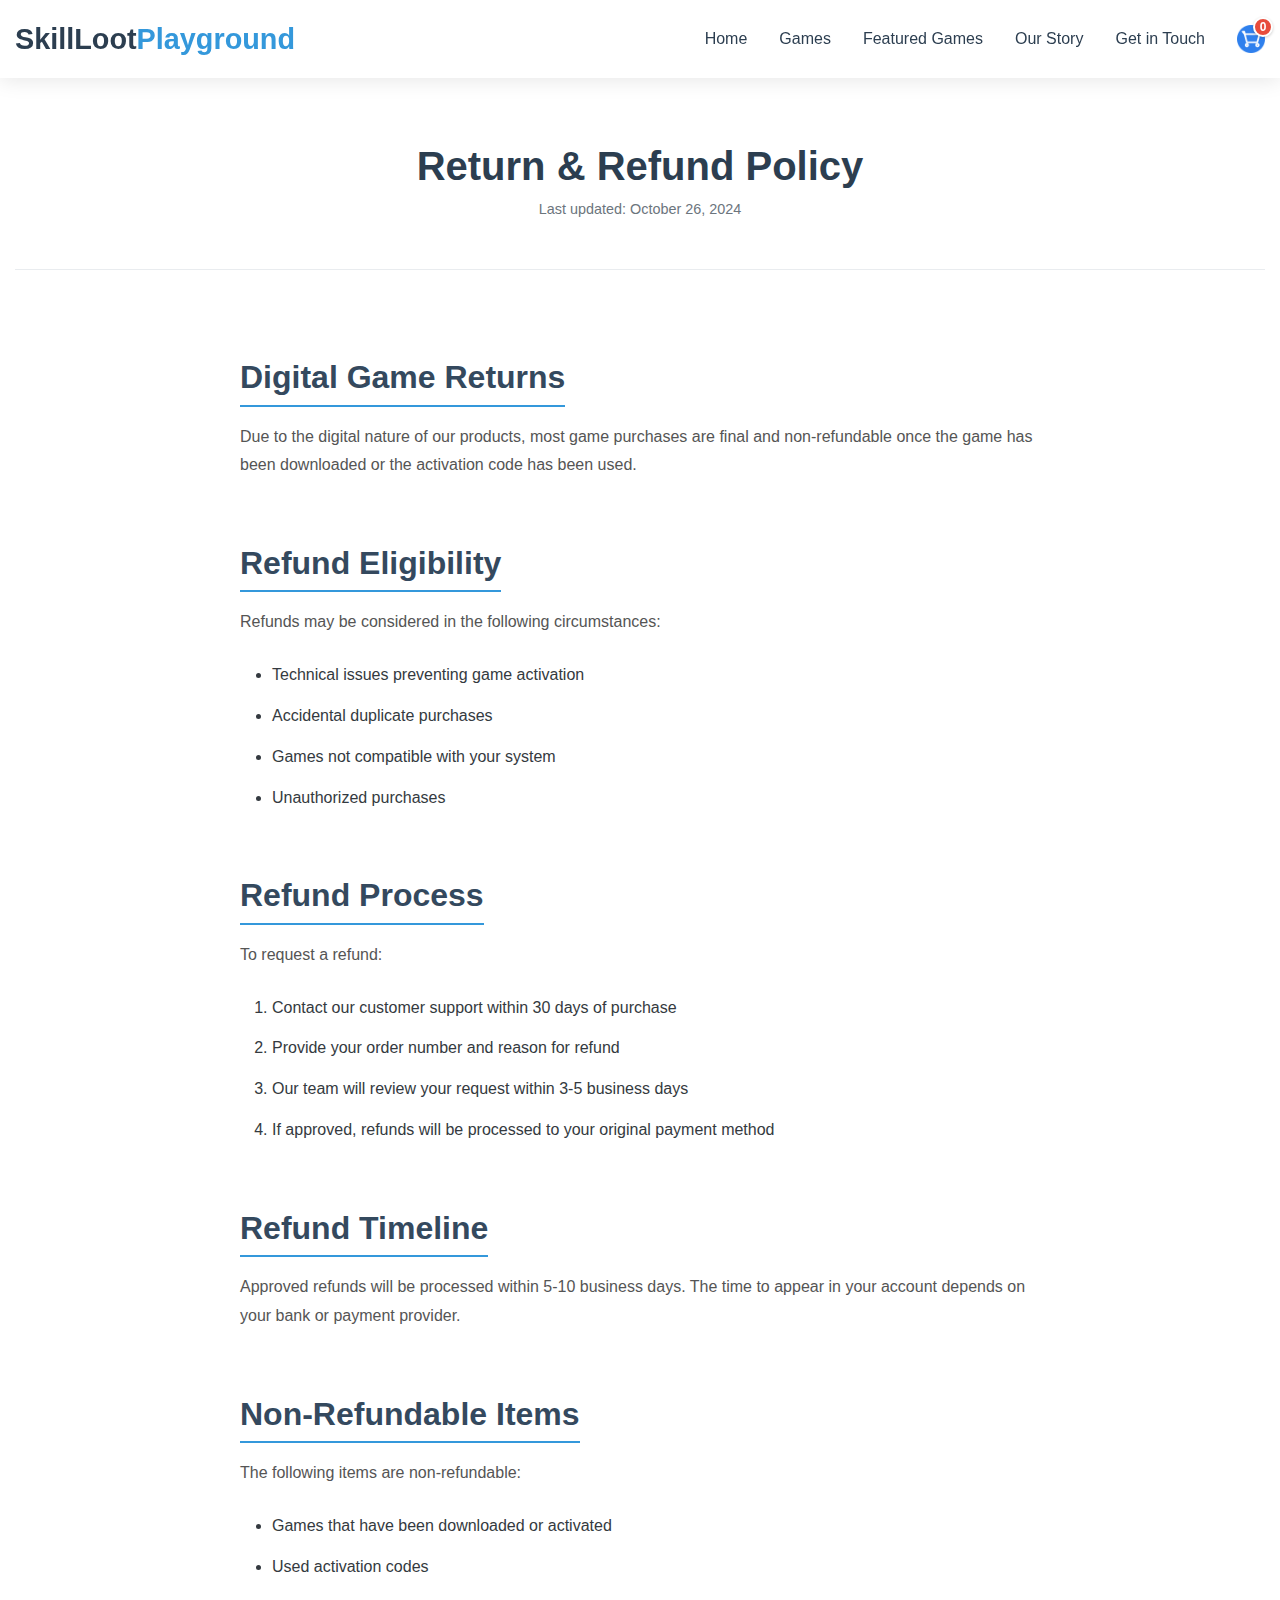
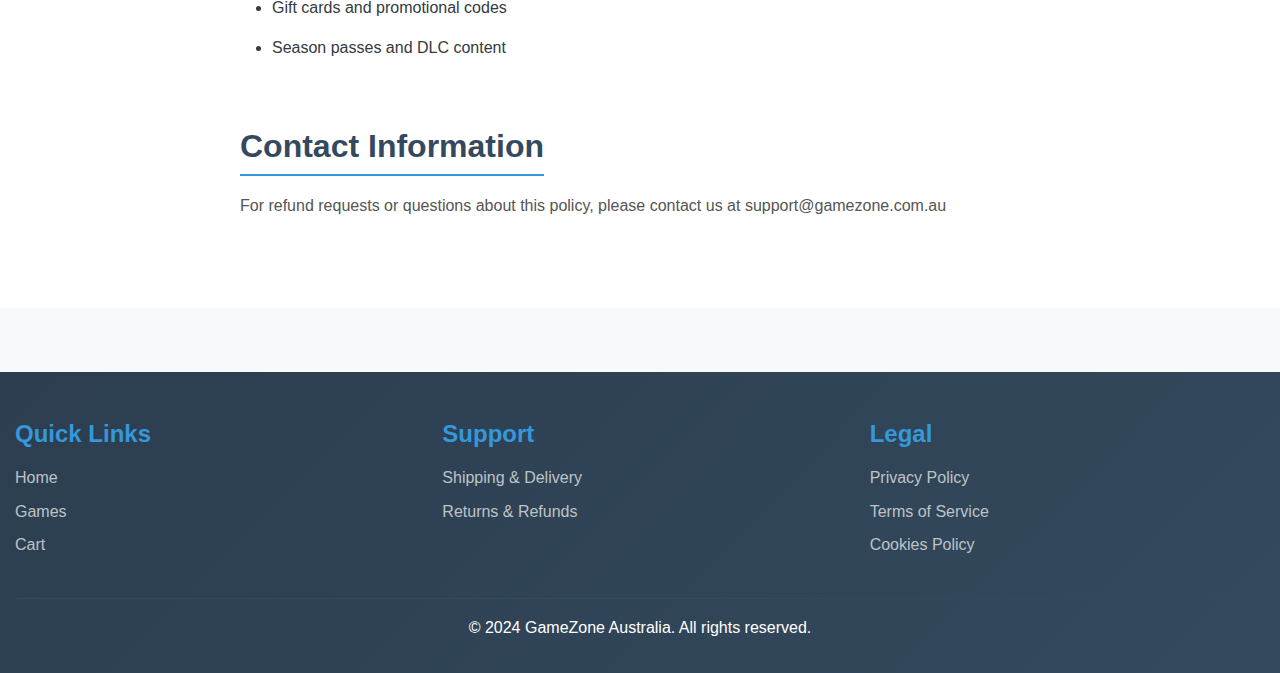
<file: return-refund-policy.html>
<!DOCTYPE html>
<html lang="en">
  <head>
    <meta charset="UTF-8" />
    <meta name="viewport" content="width=device-width, initial-scale=1.0" />
    <title>Return & Refund Policy - GameZone</title>
    <link rel="stylesheet" href="css/style.css" />
    <link rel="stylesheet" href="css/legal.css" />
  </head>
  <body>
    <div id="header-placeholder"></div>

    <main class="legal-page">
      <div class="container">
        <div class="legal-header">
          <h1>Return & Refund Policy</h1>
          <p>Last updated: October 26, 2024</p>
        </div>
        <div class="legal-content">
          <h2>Digital Game Returns</h2>
          <p>
            Due to the digital nature of our products, most game purchases are
            final and non-refundable once the game has been downloaded or the
            activation code has been used.
          </p>

          <h2>Refund Eligibility</h2>
          <p>Refunds may be considered in the following circumstances:</p>
          <ul>
            <li>Technical issues preventing game activation</li>
            <li>Accidental duplicate purchases</li>
            <li>Games not compatible with your system</li>
            <li>Unauthorized purchases</li>
          </ul>

          <h2>Refund Process</h2>
          <p>To request a refund:</p>
          <ol>
            <li>Contact our customer support within 30 days of purchase</li>
            <li>Provide your order number and reason for refund</li>
            <li>Our team will review your request within 3-5 business days</li>
            <li>
              If approved, refunds will be processed to your original payment
              method
            </li>
          </ol>

          <h2>Refund Timeline</h2>
          <p>
            Approved refunds will be processed within 5-10 business days. The
            time to appear in your account depends on your bank or payment
            provider.
          </p>

          <h2>Non-Refundable Items</h2>
          <p>The following items are non-refundable:</p>
          <ul>
            <li>Games that have been downloaded or activated</li>
            <li>Used activation codes</li>
            <li>Gift cards and promotional codes</li>
            <li>Season passes and DLC content</li>
          </ul>

          <h2>Contact Information</h2>
          <p>
            For refund requests or questions about this policy, please contact
            us at support@gamezone.com.au
          </p>
        </div>
      </div>
    </main>

    <div id="footer-placeholder"></div>

    <script src="js/header.js"></script>
    <script src="js/footer.js"></script>
  </body>
</html>
</file>
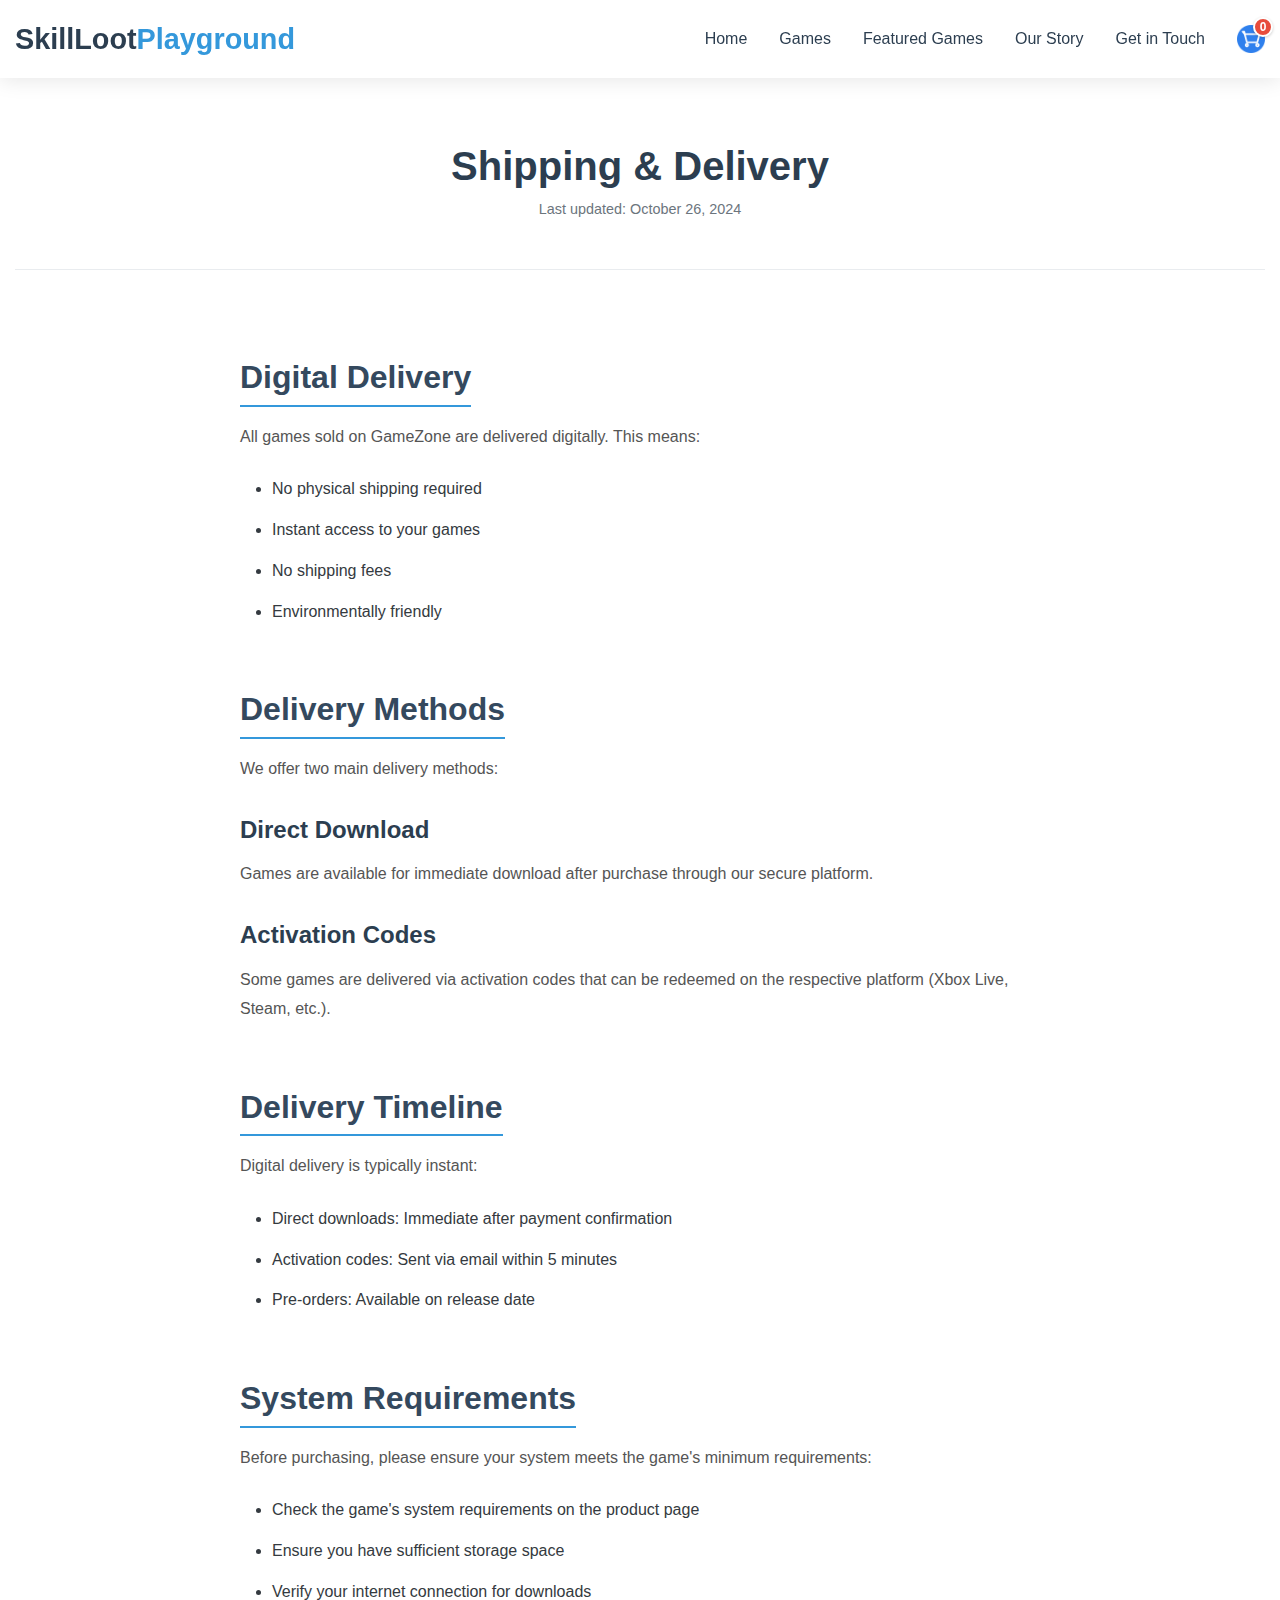
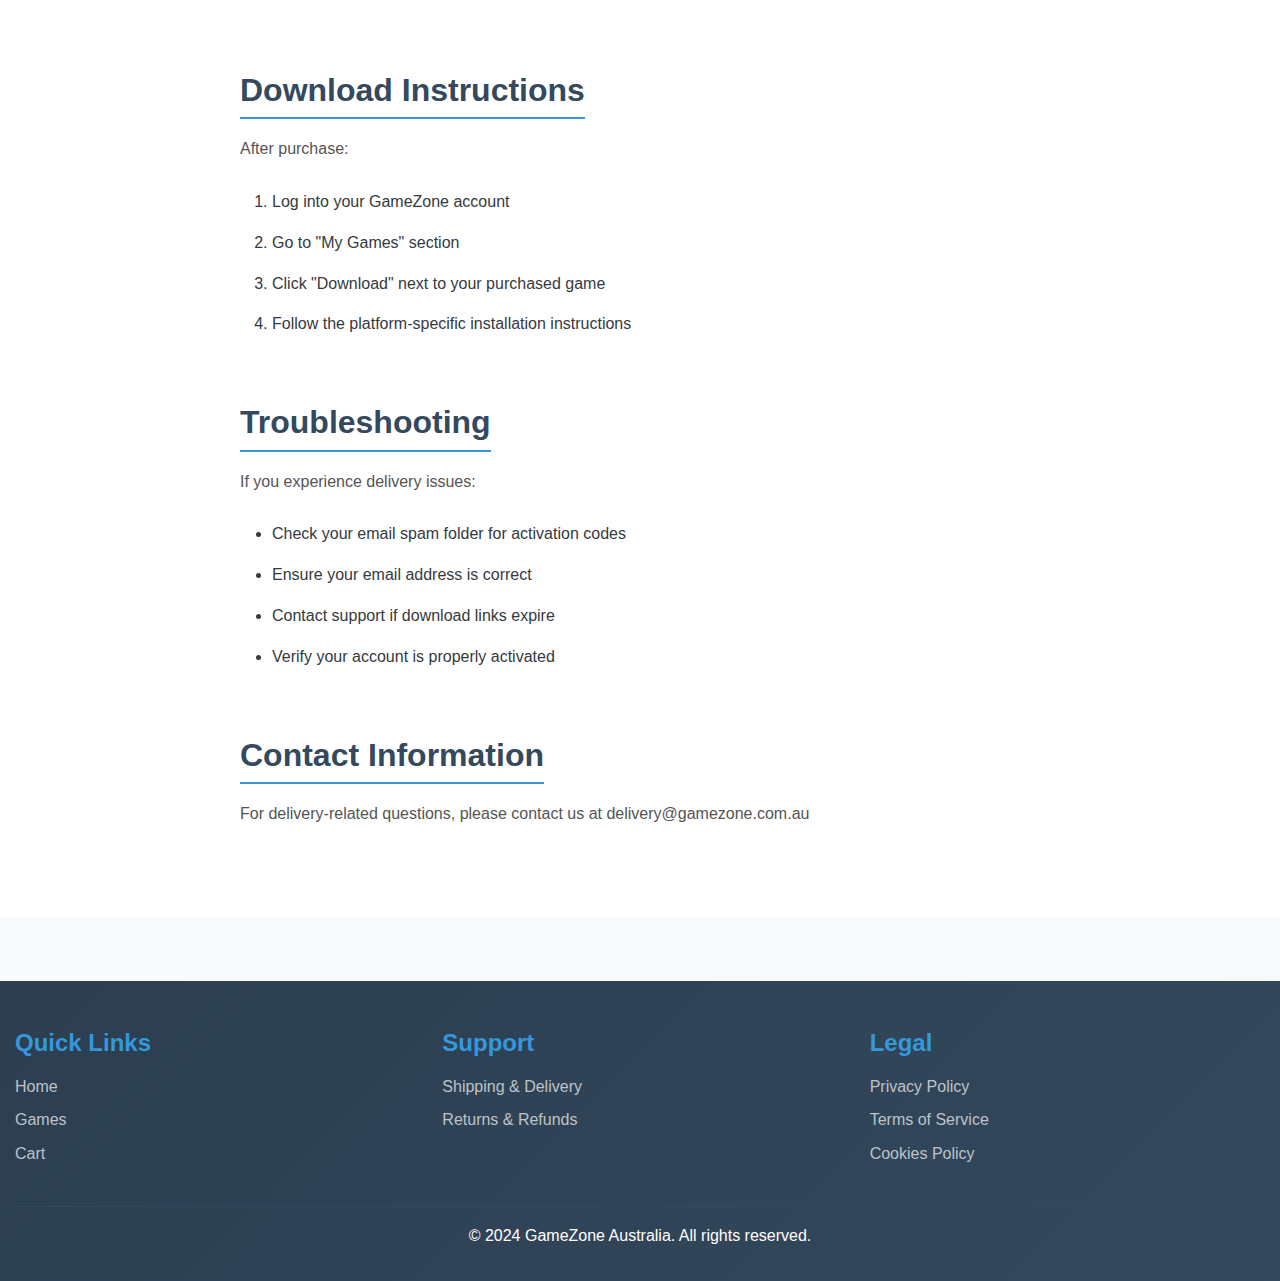
<file: shipping-delivery.html>
<!DOCTYPE html>
<html lang="en">
  <head>
    <meta charset="UTF-8" />
    <meta name="viewport" content="width=device-width, initial-scale=1.0" />
    <title>Shipping & Delivery - GameZone</title>
    <link rel="stylesheet" href="css/style.css" />
    <link rel="stylesheet" href="css/legal.css" />
  </head>
  <body>
    <div id="header-placeholder"></div>

    <main class="legal-page">
      <div class="container">
        <div class="legal-header">
          <h1>Shipping & Delivery</h1>
          <p>Last updated: October 26, 2024</p>
        </div>
        <div class="legal-content">
          <h2>Digital Delivery</h2>
          <p>All games sold on GameZone are delivered digitally. This means:</p>
          <ul>
            <li>No physical shipping required</li>
            <li>Instant access to your games</li>
            <li>No shipping fees</li>
            <li>Environmentally friendly</li>
          </ul>

          <h2>Delivery Methods</h2>
          <p>We offer two main delivery methods:</p>
          <h3>Direct Download</h3>
          <p>
            Games are available for immediate download after purchase through
            our secure platform.
          </p>
          <h3>Activation Codes</h3>
          <p>
            Some games are delivered via activation codes that can be redeemed
            on the respective platform (Xbox Live, Steam, etc.).
          </p>

          <h2>Delivery Timeline</h2>
          <p>Digital delivery is typically instant:</p>
          <ul>
            <li>Direct downloads: Immediate after payment confirmation</li>
            <li>Activation codes: Sent via email within 5 minutes</li>
            <li>Pre-orders: Available on release date</li>
          </ul>

          <h2>System Requirements</h2>
          <p>
            Before purchasing, please ensure your system meets the game's
            minimum requirements:
          </p>
          <ul>
            <li>Check the game's system requirements on the product page</li>
            <li>Ensure you have sufficient storage space</li>
            <li>Verify your internet connection for downloads</li>
          </ul>

          <h2>Download Instructions</h2>
          <p>After purchase:</p>
          <ol>
            <li>Log into your GameZone account</li>
            <li>Go to "My Games" section</li>
            <li>Click "Download" next to your purchased game</li>
            <li>Follow the platform-specific installation instructions</li>
          </ol>

          <h2>Troubleshooting</h2>
          <p>If you experience delivery issues:</p>
          <ul>
            <li>Check your email spam folder for activation codes</li>
            <li>Ensure your email address is correct</li>
            <li>Contact support if download links expire</li>
            <li>Verify your account is properly activated</li>
          </ul>

          <h2>Contact Information</h2>
          <p>
            For delivery-related questions, please contact us at
            delivery@gamezone.com.au
          </p>
        </div>
      </div>
    </main>

    <div id="footer-placeholder"></div>

    <script src="js/header.js"></script>
    <script src="js/footer.js"></script>
  </body>
</html>
</file>
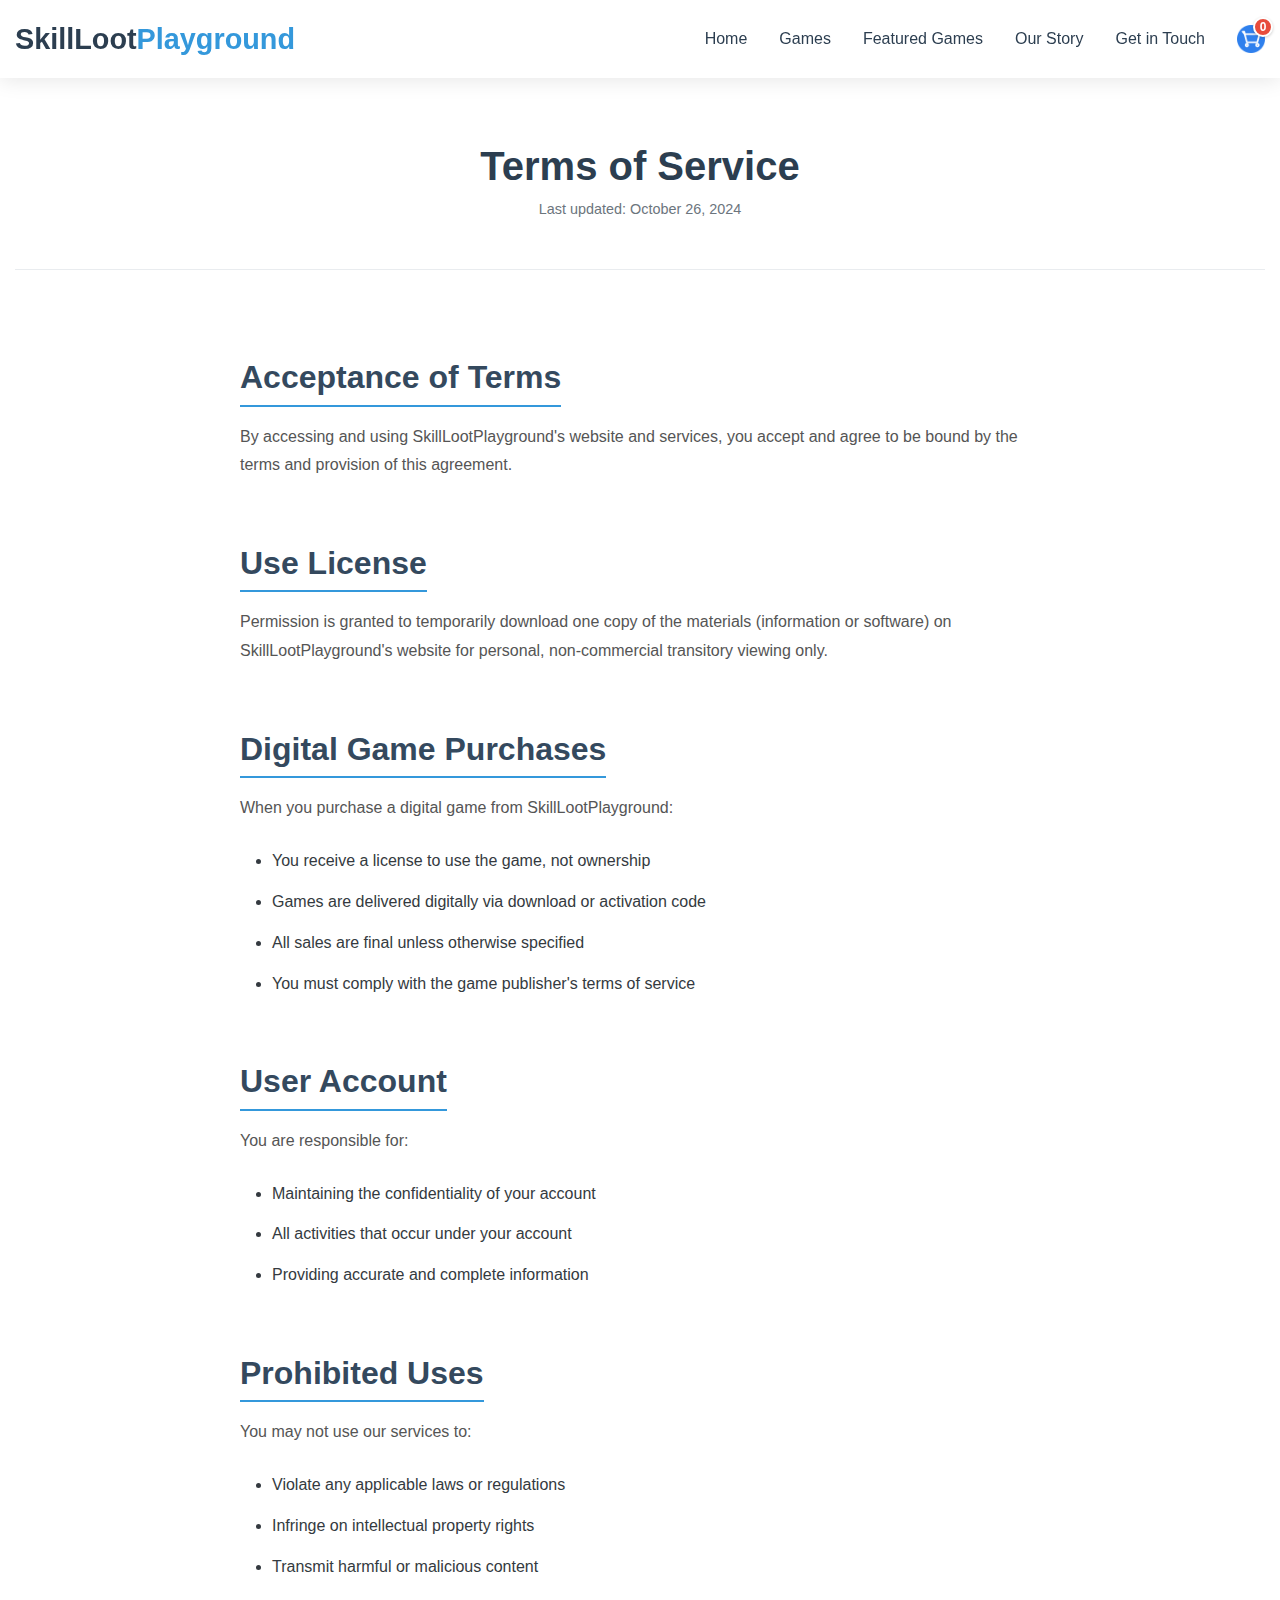
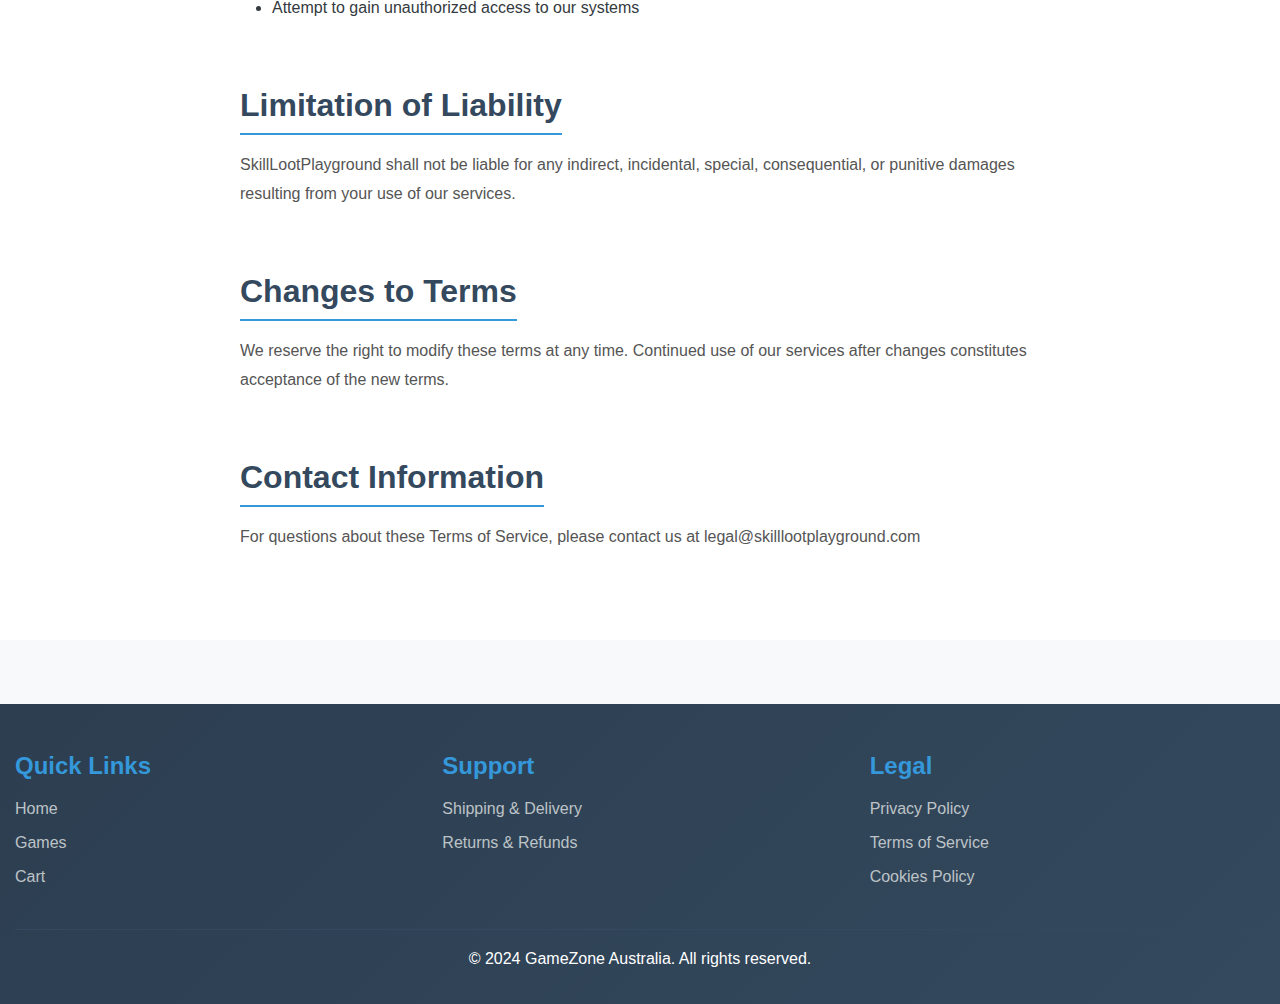
<file: terms-of-service.html>
<!DOCTYPE html>
<html lang="en">
  <head>
    <meta charset="UTF-8" />
    <meta name="viewport" content="width=device-width, initial-scale=1.0" />
    <title>Terms of Service - SkillLootPlayground</title>
    <link rel="icon" type="image/png" href="images/favicon.png" />
    <link rel="stylesheet" href="css/style.css" />
    <link rel="stylesheet" href="css/legal.css" />
  </head>
  <body>
    <div id="header-placeholder"></div>

    <main class="legal-page">
      <div class="container">
        <div class="legal-header">
          <h1>Terms of Service</h1>
          <p>Last updated: October 26, 2024</p>
        </div>
        <div class="legal-content">
          <h2>Acceptance of Terms</h2>
          <p>
            By accessing and using SkillLootPlayground's website and services,
            you accept and agree to be bound by the terms and provision of this
            agreement.
          </p>

          <h2>Use License</h2>
          <p>
            Permission is granted to temporarily download one copy of the
            materials (information or software) on SkillLootPlayground's website
            for personal, non-commercial transitory viewing only.
          </p>

          <h2>Digital Game Purchases</h2>
          <p>When you purchase a digital game from SkillLootPlayground:</p>
          <ul>
            <li>You receive a license to use the game, not ownership</li>
            <li>
              Games are delivered digitally via download or activation code
            </li>
            <li>All sales are final unless otherwise specified</li>
            <li>You must comply with the game publisher's terms of service</li>
          </ul>

          <h2>User Account</h2>
          <p>You are responsible for:</p>
          <ul>
            <li>Maintaining the confidentiality of your account</li>
            <li>All activities that occur under your account</li>
            <li>Providing accurate and complete information</li>
          </ul>

          <h2>Prohibited Uses</h2>
          <p>You may not use our services to:</p>
          <ul>
            <li>Violate any applicable laws or regulations</li>
            <li>Infringe on intellectual property rights</li>
            <li>Transmit harmful or malicious content</li>
            <li>Attempt to gain unauthorized access to our systems</li>
          </ul>

          <h2>Limitation of Liability</h2>
          <p>
            SkillLootPlayground shall not be liable for any indirect,
            incidental, special, consequential, or punitive damages resulting
            from your use of our services.
          </p>

          <h2>Changes to Terms</h2>
          <p>
            We reserve the right to modify these terms at any time. Continued
            use of our services after changes constitutes acceptance of the new
            terms.
          </p>

          <h2>Contact Information</h2>
          <p>
            For questions about these Terms of Service, please contact us at
            legal@skilllootplayground.com
          </p>
        </div>
      </div>
    </main>

    <div id="footer-placeholder"></div>

    <script src="js/header.js"></script>
    <script src="js/footer.js"></script>
  </body>
</html>
</file>
<file: css/home.css>
/* Hero Section */
.hero {
  background: linear-gradient(rgba(0, 0, 0, 0.6), rgba(0, 0, 0, 0.6)),
    url("../images/hero-bg.jpg") center/cover no-repeat;
  height: 80vh;
  display: flex;
  align-items: center;
  justify-content: center;
  text-align: center;
  color: white;
  position: relative;
  overflow: hidden;
}

.hero::before {
  content: "";
  position: absolute;
  top: 0;
  left: 0;
  right: 0;
  bottom: 0;
  background: linear-gradient(
    45deg,
    rgba(52, 152, 219, 0.3),
    rgba(41, 128, 185, 0.3)
  );
  z-index: 1;
}

.hero-content {
  position: relative;
  z-index: 2;
  max-width: 800px;
  padding: 0 20px;
}

.hero h1 {
  font-size: 3.5rem;
  font-weight: 700;
  margin-bottom: 1.5rem;
  text-shadow: 2px 2px 4px rgba(0, 0, 0, 0.5);
  animation: fadeInUp 1s ease-out;
  color: #ffffff;
}

.hero p {
  font-size: 1.3rem;
  margin-bottom: 2rem;
  opacity: 0.9;
  animation: fadeInUp 1s ease-out 0.2s both;
  color: #f0f0f0;
}

.cta-button {
  display: inline-block;
  padding: 16px 32px;
  background: linear-gradient(135deg, #3498db, #2980b9);
  color: white;
  text-decoration: none;
  border-radius: 50px;
  font-size: 1.1rem;
  font-weight: 600;
  transition: all 0.3s ease;
  box-shadow: 0 8px 25px rgba(52, 152, 219, 0.4);
  animation: fadeInUp 1s ease-out 0.4s both;
}

.cta-button:hover {
  transform: translateY(-3px);
  box-shadow: 0 12px 35px rgba(52, 152, 219, 0.6);
  color: white;
}

/* Featured Games Section */
.featured-games {
  padding: 4rem 0;
  background: white;
}

.featured-games h2 {
  text-align: center;
  margin-bottom: 3rem;
  position: relative;
}

.featured-games h2::after {
  content: "";
  position: absolute;
  bottom: -10px;
  left: 50%;
  transform: translateX(-50%);
  width: 60px;
  height: 3px;
  background: linear-gradient(135deg, #3498db, #2980b9);
  border-radius: 2px;
}

.games-grid {
  display: grid;
  grid-template-columns: repeat(auto-fit, minmax(300px, 1fr));
  gap: 2rem;
  margin-top: 2rem;
}

.game-card-link {
  text-decoration: none;
  color: inherit;
  display: block;
}

/* Game Card Styles for Home Page */
.game-card {
  background: white;
  border-radius: 20px;
  overflow: hidden;
  box-shadow: 0 10px 30px rgba(0, 0, 0, 0.1);
  transition: all 0.3s ease;
  position: relative;
  height: 450px;
  display: flex;
  flex-direction: column;
}

.game-card:hover {
  transform: translateY(-10px);
  box-shadow: 0 20px 50px rgba(0, 0, 0, 0.15);
}

.game-card-image {
  position: relative;
  height: 250px;
  overflow: hidden;
}

.game-card-image img {
  width: 100%;
  height: 100%;
  object-fit: cover;
  transition: transform 0.3s ease;
}

.game-card:hover .game-card-image img {
  transform: scale(1.05);
}

.game-card-placeholder {
  width: 100%;
  height: 100%;
  background: linear-gradient(135deg, #3498db, #2980b9);
  display: flex;
  align-items: center;
  justify-content: center;
  color: white;
  font-weight: bold;
  text-align: center;
  padding: 1rem;
}

.game-card-overlay {
  position: absolute;
  top: 0;
  left: 0;
  right: 0;
  bottom: 0;
  background: linear-gradient(
    135deg,
    rgba(52, 152, 219, 0.8),
    rgba(41, 128, 185, 0.8)
  );
  display: flex;
  align-items: center;
  justify-content: center;
  opacity: 0;
  transition: opacity 0.3s ease;
}

.game-card:hover .game-card-overlay {
  opacity: 1;
}

.quick-view-btn {
  background: white;
  color: #3498db;
  padding: 12px 24px;
  border-radius: 25px;
  text-decoration: none;
  font-weight: 600;
  transition: all 0.3s ease;
}

.quick-view-btn:hover {
  transform: scale(1.05);
  box-shadow: 0 8px 20px rgba(255, 255, 255, 0.3);
  color: #3498db;
}

.game-card-content {
  padding: 1.5rem;
  flex-grow: 1;
  display: flex;
  flex-direction: column;
  justify-content: space-between;
}

.game-card-header {
  margin-bottom: 1rem;
}

.game-title {
  font-size: 1.3rem;
  font-weight: 600;
  color: #2c3e50;
  margin-bottom: 0.5rem;
  line-height: 1.3;
}

.game-platform {
  display: inline-block;
  padding: 4px 12px;
  border-radius: 15px;
  font-size: 0.8rem;
  font-weight: 600;
  text-transform: uppercase;
  margin-bottom: 0.5rem;
}

.game-platform.xbox {
  background: linear-gradient(135deg, #107c10, #0f5f0f);
  color: white;
}

.game-platform.pc {
  background: linear-gradient(135deg, #3498db, #2980b9);
  color: white;
}

.game-rating {
  display: flex;
  align-items: center;
  gap: 0.5rem;
  margin-bottom: 1rem;
}

.stars {
  color: #f39c12;
  font-size: 1rem;
}

.rating-text {
  font-size: 0.9rem;
  color: #666;
}

.game-card-footer {
  display: flex;
  justify-content: space-between;
  align-items: flex-end;
  margin-top: auto;
}

.game-price {
  display: flex;
  flex-direction: column;
  align-items: flex-start;
  gap: 0.25rem;
}

.original-price {
  text-decoration: line-through;
  color: #95a5a6;
  font-size: 1rem;
  font-weight: 400;
}

.current-price {
  font-size: 1.5rem;
  font-weight: 700;
  color: #27ae60;
}

.add-to-cart-btn {
  background: linear-gradient(135deg, #3498db, #2980b9);
  color: white;
  border: none;
  padding: 10px 20px;
  border-radius: 20px;
  font-weight: 600;
  cursor: pointer;
  transition: all 0.3s ease;
  display: flex;
  align-items: center;
  gap: 0.5rem;
}

.add-to-cart-btn:hover {
  transform: translateY(-2px);
  box-shadow: 0 8px 25px rgba(52, 152, 219, 0.3);
}

.add-to-cart-btn i {
  font-size: 1rem;
}

/* Game Card Special Classes */
.game-card.featured {
  border: 3px solid #f39c12;
}

.game-card.featured::before {
  content: "Featured";
  position: absolute;
  top: 10px;
  right: 10px;
  background: #f39c12;
  color: white;
  padding: 4px 12px;
  border-radius: 15px;
  font-size: 0.8rem;
  font-weight: 600;
  z-index: 10;
}

.game-card.new {
  border: 3px solid #27ae60;
}

.game-card.new::before {
  content: "New";
  position: absolute;
  top: 10px;
  right: 10px;
  background: #27ae60;
  color: white;
  padding: 4px 12px;
  border-radius: 15px;
  font-size: 0.8rem;
  font-weight: 600;
  z-index: 10;
}

.game-card.sale {
  border: 3px solid #e74c3c;
}

.game-card.sale::before {
  content: "Sale";
  position: absolute;
  top: 10px;
  right: 10px;
  background: #e74c3c;
  color: white;
  padding: 4px 12px;
  border-radius: 15px;
  font-size: 0.8rem;
  font-weight: 600;
  z-index: 10;
}

/* Gaming Platforms Section */
.platforms {
  padding: 5rem 0;
  background: linear-gradient(135deg, #ecf0f1, #bdc3c7);
}

.platform-content {
  display: grid;
  grid-template-columns: 1fr 1fr;
  gap: 4rem;
  align-items: center;
}

.platform-text h2 {
  color: #2c3e50;
  margin-bottom: 1.5rem;
}

.platform-text p {
  font-size: 1.1rem;
  line-height: 1.8;
  margin-bottom: 2rem;
  color: #555;
}

.platform-buttons {
  display: flex;
  gap: 1rem;
  flex-wrap: wrap;
}

.platform-btn {
  padding: 12px 24px;
  border-radius: 25px;
  text-decoration: none;
  font-weight: 600;
  transition: all 0.3s ease;
  border: 2px solid transparent;
}

.platform-btn.xbox {
  background: linear-gradient(135deg, #107c10, #0f5f0f);
  color: white;
}

.platform-btn.pc {
  background: linear-gradient(135deg, #3498db, #2980b9);
  color: white;
}

.platform-btn:hover {
  transform: translateY(-2px);
  box-shadow: 0 8px 25px rgba(0, 0, 0, 0.2);
  color: white;
}

.platform-image img {
  width: 100%;
  border-radius: 15px;
  box-shadow: 0 20px 40px rgba(0, 0, 0, 0.1);
}

/* Trust & Security Section */
.trust-security {
  padding: 5rem 0;
  background: white;
}

.trust-grid {
  display: grid;
  grid-template-columns: repeat(auto-fit, minmax(250px, 1fr));
  gap: 3rem;
}

.trust-item {
  text-align: center;
  padding: 2rem;
  border-radius: 15px;
  background: linear-gradient(135deg, #f8f9fa, #e9ecef);
  transition: transform 0.3s ease, box-shadow 0.3s ease;
}

.trust-item:hover {
  transform: translateY(-5px);
  box-shadow: 0 15px 35px rgba(0, 0, 0, 0.1);
}

.trust-icon {
  font-size: 3rem;
  margin-bottom: 1rem;
}

.trust-item h3 {
  color: #2c3e50;
  margin-bottom: 1rem;
}

.trust-item p {
  color: #666;
  line-height: 1.6;
}

/* Game Genres Section */
.genres {
  padding: 5rem 0;
  background: linear-gradient(135deg, #2c3e50, #34495e);
  color: white;
}

.genres h2 {
  text-align: center;
  color: white;
  margin-bottom: 3rem;
}

.genres-grid {
  display: grid;
  grid-template-columns: repeat(auto-fit, minmax(250px, 1fr));
  gap: 2rem;
}

.genre-card {
  padding: 2.5rem 2rem;
  border-radius: 15px;
  text-align: center;
  transition: all 0.3s ease;
  position: relative;
  overflow: hidden;
}

.genre-card::before {
  content: "";
  position: absolute;
  top: 0;
  left: 0;
  right: 0;
  bottom: 0;
  background: linear-gradient(
    135deg,
    rgba(52, 152, 219, 0.8),
    rgba(41, 128, 185, 0.8)
  );
  z-index: 1;
}

.genre-card.action::before {
  background: linear-gradient(
    135deg,
    rgba(231, 76, 60, 0.8),
    rgba(192, 57, 43, 0.8)
  );
}

.genre-card.rpg::before {
  background: linear-gradient(
    135deg,
    rgba(155, 89, 182, 0.8),
    rgba(142, 68, 173, 0.8)
  );
}

.genre-card.strategy::before {
  background: linear-gradient(
    135deg,
    rgba(46, 204, 113, 0.8),
    rgba(39, 174, 96, 0.8)
  );
}

.genre-card.sports::before {
  background: linear-gradient(
    135deg,
    rgba(241, 196, 15, 0.8),
    rgba(243, 156, 18, 0.8)
  );
}

.genre-card > * {
  position: relative;
  z-index: 2;
}

.genre-card:hover {
  transform: translateY(-5px);
  box-shadow: 0 15px 35px rgba(0, 0, 0, 0.3);
}

.genre-card h3 {
  color: white;
  margin-bottom: 1rem;
}

.genre-card p {
  color: rgba(255, 255, 255, 0.9);
}

/* Special Offers Section */
.special-offers {
  padding: 5rem 0;
  background: linear-gradient(135deg, #e74c3c, #c0392b);
  color: white;
}

.offers-content {
  display: grid;
  grid-template-columns: 1fr 1fr;
  gap: 4rem;
  align-items: center;
}

.offers-text h2 {
  color: white;
  margin-bottom: 1.5rem;
}

.offers-text p {
  font-size: 1.1rem;
  line-height: 1.8;
  margin-bottom: 2rem;
  opacity: 0.9;
  color: #ffffff;
}

.offers-btn {
  display: inline-block;
  padding: 14px 28px;
  background: white;
  color: #e74c3c;
  text-decoration: none;
  border-radius: 25px;
  font-weight: 600;
  transition: all 0.3s ease;
}

.offers-btn:hover {
  transform: translateY(-2px);
  box-shadow: 0 8px 25px rgba(255, 255, 255, 0.3);
  color: #e74c3c;
}

.offers-visual {
  display: flex;
  justify-content: center;
  align-items: center;
}

.discount-badge {
  background: white;
  color: #e74c3c;
  padding: 3rem;
  border-radius: 50%;
  text-align: center;
  box-shadow: 0 20px 40px rgba(0, 0, 0, 0.2);
  animation: pulse 2s infinite;
}

.discount-text {
  display: block;
  font-size: 1rem;
  font-weight: 600;
  margin-bottom: 0.5rem;
}

.discount-number {
  display: block;
  font-size: 3rem;
  font-weight: 700;
  line-height: 1;
}

.discount-off {
  display: block;
  font-size: 1.2rem;
  font-weight: 600;
}

/* Store History Section */
.store-history {
  padding: 5rem 0;
  background: white;
}

.history-content {
  display: grid;
  grid-template-columns: 1fr 1fr;
  gap: 4rem;
  align-items: center;
}

.history-image img {
  width: 100%;
  border-radius: 15px;
  box-shadow: 0 20px 40px rgba(0, 0, 0, 0.1);
}

.history-text h2 {
  color: #2c3e50;
  margin-bottom: 1.5rem;
}

.history-text p {
  font-size: 1.1rem;
  line-height: 1.8;
  color: #555;
  margin-bottom: 1.5rem;
}

/* Contact Section */
.contact-section {
  padding: 5rem 0;
  background: linear-gradient(135deg, #34495e, #2c3e50);
  color: white;
}

.contact-content {
  display: grid;
  grid-template-columns: 1fr 1fr;
  gap: 4rem;
}

.contact-info h2 {
  color: white;
  margin-bottom: 2rem;
}

.contact-details {
  display: grid;
  gap: 2rem;
}

.contact-item h3 {
  color: #3498db;
  margin-bottom: 1rem;
}

.contact-item p {
  color: #bdc3c7;
  line-height: 1.6;
}

.social-links {
  display: flex;
  gap: 1rem;
}

.social-link {
  color: #bdc3c7;
  padding: 8px 16px;
  border: 1px solid #34495e;
  border-radius: 20px;
  transition: all 0.3s ease;
}

.social-link:hover {
  color: #3498db;
  border-color: #3498db;
  background: rgba(52, 152, 219, 0.1);
}

.contact-form {
  background: rgba(255, 255, 255, 0.1);
  padding: 2rem;
  border-radius: 15px;
  backdrop-filter: blur(10px);
}

.contact-form h3 {
  color: white;
  margin-bottom: 1.5rem;
}

.contact-form .form-group input,
.contact-form .form-group textarea {
  background: rgba(255, 255, 255, 0.9);
  border: none;
  color: #333;
}

.contact-form .form-group input:focus,
.contact-form .form-group textarea:focus {
  background: white;
  border-color: #3498db;
}

.submit-btn {
  width: 100%;
  padding: 14px;
  background: linear-gradient(135deg, #3498db, #2980b9);
  color: white;
  border: none;
  border-radius: 8px;
  font-size: 1rem;
  font-weight: 600;
  cursor: pointer;
  transition: all 0.3s ease;
}

.submit-btn:hover {
  transform: translateY(-2px);
  box-shadow: 0 8px 25px rgba(52, 152, 219, 0.4);
}

/* Animations */
@keyframes fadeInUp {
  from {
    opacity: 0;
    transform: translateY(30px);
  }
  to {
    opacity: 1;
    transform: translateY(0);
  }
}

@keyframes pulse {
  0%,
  100% {
    transform: scale(1);
  }
  50% {
    transform: scale(1.05);
  }
}

/* Responsive Design */
@media (max-width: 768px) {
  .hero h1 {
    font-size: 2.5rem;
  }

  .hero p {
    font-size: 1.1rem;
  }

  .platform-content,
  .offers-content,
  .history-content,
  .contact-content {
    grid-template-columns: 1fr;
    gap: 2rem;
  }

  .platform-buttons {
    justify-content: center;
  }

  .discount-badge {
    padding: 2rem;
  }

  .discount-number {
    font-size: 2.5rem;
  }

  .social-links {
    justify-content: center;
  }
}

@media (max-width: 360px) {
  .hero h1 {
    font-size: 2rem;
  }

  .hero p {
    font-size: 1rem;
  }

  .cta-button {
    padding: 12px 24px;
    font-size: 1rem;
  }

  .trust-grid,
  .genres-grid {
    grid-template-columns: 1fr;
  }
}

/* Loading States */
.games-loading {
  text-align: center;
  padding: 3rem;
  color: #666;
}

.loading-spinner {
  width: 40px;
  height: 40px;
  border: 4px solid #e1e8ed;
  border-top: 4px solid #3498db;
  border-radius: 50%;
  animation: spin 1s linear infinite;
  margin: 0 auto 1rem;
}

@keyframes spin {
  0% {
    transform: rotate(0deg);
  }
  100% {
    transform: rotate(360deg);
  }
}
</file>
<file: css/cart.css>
/* Cart Page */
.cart-page {
  background: linear-gradient(135deg, #f8f9fa, #e9ecef);
  min-height: 100vh;
  padding: 2rem 0;
}

.cart-header {
  text-align: center;
  margin-bottom: 3rem;
  padding: 2rem 0;
}

.cart-header h1 {
  color: #2c3e50;
  margin-bottom: 1rem;
  position: relative;
}

.cart-header h1::after {
  content: "";
  position: absolute;
  bottom: -10px;
  left: 50%;
  transform: translateX(-50%);
  width: 80px;
  height: 4px;
  background: linear-gradient(135deg, #3498db, #2980b9);
  border-radius: 2px;
}

.cart-content {
  max-width: 1200px;
  margin: 0 auto;
  display: grid;
  grid-template-columns: 1fr 2fr;
  gap: 3rem;
  padding: 0 20px;
}

/* Cart Items */
.cart-items {
  background: white;
  border-radius: 20px;
  padding: 2rem;
  box-shadow: 0 10px 30px rgba(0, 0, 0, 0.1);
}

.cart-items-header {
  display: flex;
  justify-content: space-between;
  align-items: center;
  margin-bottom: 2rem;
  padding-bottom: 1rem;
  border-bottom: 2px solid #f1f3f4;
}

.cart-items-header h2 {
  color: #2c3e50;
  margin: 0;
}

.cart-items-count {
  color: #666;
  font-size: 1rem;
}

.cart-item {
  display: grid;
  grid-template-columns: auto 1fr auto auto;
  gap: 1.5rem;
  align-items: center;
  padding: 1.5rem 0;
  border-bottom: 1px solid #f1f3f4;
  transition: background-color 0.3s ease;
}

.cart-item:last-child {
  border-bottom: none;
}

.cart-item:hover {
  background-color: #f8f9fa;
  border-radius: 10px;
  padding: 1.5rem;
  margin: 0 -1.5rem;
}

.cart-item-image {
  width: 100px;
  height: 100px;
  border-radius: 15px;
  overflow: hidden;
  box-shadow: 0 5px 15px rgba(0, 0, 0, 0.1);
}

.cart-item-image img {
  width: 100%;
  height: 100%;
  object-fit: cover;
}

.cart-item-details {
  display: flex;
  flex-direction: column;
  gap: 0.5rem;
}

.cart-item-title {
  font-size: 1.2rem;
  font-weight: 600;
  color: #2c3e50;
  margin: 0;
}

.cart-item-platform {
  display: inline-block;
  padding: 4px 12px;
  border-radius: 15px;
  font-size: 0.8rem;
  font-weight: 600;
  text-transform: uppercase;
  width: fit-content;
}

.cart-item-platform.xbox {
  background: linear-gradient(135deg, #107c10, #0f5f0f);
  color: white;
}

.cart-item-platform.pc {
  background: linear-gradient(135deg, #3498db, #2980b9);
  color: white;
}

.cart-item-price {
  font-size: 1.1rem;
  font-weight: 600;
  color: #27ae60;
}

.cart-item-price.original {
  text-decoration: line-through;
  color: #95a5a6;
  font-size: 0.9rem;
  margin-right: 0.5rem;
}

/* Quantity Controls */
.cart-item-quantity {
  display: flex;
  align-items: center;
  gap: 1rem;
}

.quantity-controls {
  display: flex;
  align-items: center;
  border: 2px solid #e1e8ed;
  border-radius: 25px;
  overflow: hidden;
  background: white;
}

.quantity-btn {
  background: none;
  border: none;
  padding: 8px 12px;
  font-size: 1.2rem;
  color: #666;
  cursor: pointer;
  transition: all 0.3s ease;
  min-width: 40px;
}

.quantity-btn:hover {
  background: #f8f9fa;
  color: #3498db;
}

.quantity-btn:disabled {
  color: #ccc;
  cursor: not-allowed;
}

.quantity-btn:disabled:hover {
  background: none;
  color: #ccc;
}

.quantity-display {
  padding: 8px 16px;
  font-size: 1rem;
  font-weight: 600;
  color: #2c3e50;
  min-width: 50px;
  text-align: center;
  border-left: 1px solid #e1e8ed;
  border-right: 1px solid #e1e8ed;
}

.cart-item-total {
  font-size: 1.3rem;
  font-weight: 700;
  color: #27ae60;
  text-align: right;
  min-width: 100px;
}

/* Remove Button */
.remove-item-btn {
  background: none;
  border: none;
  color: #e74c3c;
  font-size: 0.9rem;
  font-weight: 600;
  text-transform: uppercase;
  cursor: pointer;
  padding: 8px 12px;
  border-radius: 8px;
  transition: all 0.3s ease;
  margin-left: 1rem;
}

.remove-item-btn:hover {
  background: #e74c3c;
  color: white;
  transform: scale(1.1);
}

/* Cart Summary */
.cart-summary {
  background: white;
  border-radius: 20px;
  padding: 2rem;
  box-shadow: 0 10px 30px rgba(0, 0, 0, 0.1);
  height: fit-content;
  position: sticky;
  top: 100px;
}

.cart-summary h2 {
  color: #2c3e50;
  margin-bottom: 1.5rem;
  text-align: center;
}

.summary-item {
  display: flex;
  justify-content: space-between;
  align-items: center;
  padding: 1rem 0;
  border-bottom: 1px solid #f1f3f4;
}

.summary-item:last-child {
  border-bottom: none;
  font-weight: 700;
  font-size: 1.2rem;
  color: #2c3e50;
}

.summary-label {
  color: #666;
}

.summary-value {
  font-weight: 600;
  color: #2c3e50;
}

.summary-total {
  font-size: 1.5rem;
  font-weight: 700;
  color: #27ae60;
}

.cart-actions {
  margin-top: 2rem;
  display: flex;
  flex-direction: column;
  gap: 1rem;
}

.checkout-btn {
  width: 100%;
  padding: 16px;
  background: linear-gradient(135deg, #27ae60, #229954);
  color: white;
  border: none;
  border-radius: 25px;
  font-size: 1.1rem;
  font-weight: 600;
  cursor: pointer;
  transition: all 0.3s ease;
}

.checkout-btn:hover {
  transform: translateY(-2px);
  box-shadow: 0 8px 25px rgba(39, 174, 96, 0.3);
}

.continue-shopping-btn {
  width: 100%;
  padding: 14px;
  background: linear-gradient(135deg, #3498db, #2980b9);
  color: white;
  border: none;
  border-radius: 25px;
  font-size: 1rem;
  font-weight: 600;
  cursor: pointer;
  transition: all 0.3s ease;
  text-decoration: none;
  text-align: center;
}

.continue-shopping-btn:hover {
  transform: translateY(-2px);
  box-shadow: 0 8px 25px rgba(52, 152, 219, 0.3);
  color: white;
}

/* Empty Cart */
.empty-cart {
  text-align: center;
  padding: 4rem 2rem;
  background: white;
  border-radius: 20px;
  box-shadow: 0 10px 30px rgba(0, 0, 0, 0.1);
  max-width: 600px;
  margin: 0 auto;
}

.empty-cart-content h2 {
  color: #2c3e50;
  margin-bottom: 1rem;
  font-size: 2rem;
}

.empty-cart-content p {
  color: #666;
  font-size: 1.1rem;
  margin-bottom: 2rem;
  line-height: 1.6;
}

.browse-games-btn {
  display: inline-block;
  padding: 14px 28px;
  background: linear-gradient(135deg, #3498db, #2980b9);
  color: white;
  text-decoration: none;
  border-radius: 25px;
  font-weight: 600;
  transition: all 0.3s ease;
}

.browse-games-btn:hover {
  transform: translateY(-2px);
  box-shadow: 0 8px 25px rgba(52, 152, 219, 0.3);
  color: white;
}

/* Cart Item Animations */
.cart-item {
  animation: slideIn 0.5s ease-out;
}

@keyframes slideIn {
  from {
    opacity: 0;
    transform: translateX(-20px);
  }
  to {
    opacity: 1;
    transform: translateX(0);
  }
}

.cart-item.removing {
  animation: slideOut 0.3s ease-in forwards;
}

@keyframes slideOut {
  from {
    opacity: 1;
    transform: translateX(0);
  }
  to {
    opacity: 0;
    transform: translateX(20px);
  }
}

/* Responsive Design */
@media (max-width: 1280px) {
  .cart-content {
    grid-template-columns: 1fr;
    gap: 2rem;
  }

  .cart-summary {
    position: static;
  }
}

@media (max-width: 768px) {
  .cart-page {
    padding: 1rem 0;
  }

  .cart-header {
    margin-bottom: 2rem;
    padding: 1rem 0;
  }

  .cart-header h1 {
    font-size: 2rem;
  }

  .cart-content {
    padding: 0 15px;
  }

  .cart-items {
    padding: 1.5rem;
  }

  .cart-item {
    grid-template-columns: 80px 1fr;
    grid-template-rows: auto auto auto 1fr;
    grid-template-areas:
      "image details"
      "image quantity"
      "image total"
      "image remove";
    padding: 1rem 0;
    gap: 0.5rem 1rem;
  }

  .cart-item-image {
    width: 80px;
    height: 80px;
  }

  .cart-item-details {
    grid-area: details;
  }

  .cart-item-quantity {
    grid-area: quantity;
  }

  .cart-item-total {
    grid-area: total;
    text-align: left;
    margin-left: 0;
  }

  .cart-item-remove {
    grid-area: remove;
    align-self: end;
  }

  .remove-item-btn {
    width: 100%;
    padding: 10px;
    margin: 0;
    text-align: center;
  }

  .cart-summary {
    position: static;
    margin-top: 2rem;
  }

  .empty-cart {
    padding: 3rem 1.5rem;
    margin: 0 15px;
  }

  .empty-cart-content h2 {
    font-size: 1.8rem;
  }
}

@media (max-width: 360px) {
  .cart-header h1 {
    font-size: 1.8rem;
  }

  .cart-items {
    padding: 1rem;
  }

  .cart-item {
    grid-template-columns: 1fr;
    grid-template-areas:
      "image"
      "details"
      "quantity"
      "total"
      "remove";
    text-align: center;
  }

  .cart-item-image {
    margin: 0 auto 1rem;
  }

  .cart-item-details {
    grid-area: details;
  }

  .cart-item-quantity {
    grid-area: quantity;
    justify-self: center;
  }

  .cart-item-total {
    grid-area: total;
    text-align: center;
    margin-bottom: 1rem;
  }

  .cart-item-remove {
    grid-area: remove;
  }

  .cart-summary {
    padding: 1.5rem;
  }

  .empty-cart {
    padding: 2rem 1rem;
  }

  .empty-cart-content h2 {
    font-size: 1.5rem;
  }
}
</file>
<file: css/catalog.css>
/* Catalog Page */
.catalog-page {
  padding: 2rem 0;
  background: linear-gradient(135deg, #f8f9fa, #e9ecef);
  min-height: 100vh;
}

.catalog-header {
  text-align: center;
  margin-bottom: 3rem;
  padding: 2rem 0;
}

.catalog-header h1 {
  color: #2c3e50;
  margin-bottom: 1rem;
  position: relative;
}

.catalog-header h1::after {
  content: "";
  position: absolute;
  bottom: -10px;
  left: 50%;
  transform: translateX(-50%);
  width: 80px;
  height: 4px;
  background: linear-gradient(135deg, #3498db, #2980b9);
  border-radius: 2px;
}

.catalog-header p {
  font-size: 1.2rem;
  color: #666;
  max-width: 600px;
  margin: 0 auto;
}

.games-container {
  max-width: 1200px;
  margin: 0 auto;
}

.games-grid {
  display: grid;
  grid-template-columns: repeat(3, 1fr);
  gap: 2rem;
  margin-bottom: 3rem;
}

.game-card-link {
  text-decoration: none;
  color: inherit;
  display: block;
}

/* Game Card Styles */
.game-card {
  background: white;
  border-radius: 20px;
  overflow: hidden;
  box-shadow: 0 10px 30px rgba(0, 0, 0, 0.1);
  transition: all 0.3s ease;
  position: relative;
  height: 450px;
  display: flex;
  flex-direction: column;
}

.game-card:hover {
  transform: translateY(-10px);
  box-shadow: 0 20px 50px rgba(0, 0, 0, 0.15);
}

.game-card-image {
  position: relative;
  height: 250px;
  overflow: hidden;
}

.game-card-image img {
  width: 100%;
  height: 100%;
  object-fit: cover;
  transition: transform 0.3s ease;
}

.game-card:hover .game-card-image img {
  transform: scale(1.05);
}

.game-card-overlay {
  position: absolute;
  top: 0;
  left: 0;
  right: 0;
  bottom: 0;
  background: linear-gradient(
    135deg,
    rgba(52, 152, 219, 0.8),
    rgba(41, 128, 185, 0.8)
  );
  display: flex;
  align-items: center;
  justify-content: center;
  opacity: 0;
  transition: opacity 0.3s ease;
}

.game-card:hover .game-card-overlay {
  opacity: 1;
}

.quick-view-btn {
  background: white;
  color: #3498db;
  padding: 12px 24px;
  border-radius: 25px;
  text-decoration: none;
  font-weight: 600;
  transition: all 0.3s ease;
}

.quick-view-btn:hover {
  transform: scale(1.05);
  box-shadow: 0 8px 20px rgba(255, 255, 255, 0.3);
  color: #3498db;
}

.game-card-content {
  padding: 1.5rem;
  flex-grow: 1;
  display: flex;
  flex-direction: column;
  justify-content: space-between;
}

.game-card-header {
  margin-bottom: 1rem;
}

.game-title {
  font-size: 1.3rem;
  font-weight: 600;
  color: #2c3e50;
  margin-bottom: 0.5rem;
  line-height: 1.3;
}

.game-platform {
  display: inline-block;
  padding: 4px 12px;
  border-radius: 15px;
  font-size: 0.8rem;
  font-weight: 600;
  text-transform: uppercase;
  margin-bottom: 0.5rem;
}

.game-platform.xbox {
  background: linear-gradient(135deg, #107c10, #0f5f0f);
  color: white;
}

.game-platform.pc {
  background: linear-gradient(135deg, #3498db, #2980b9);
  color: white;
}

.game-rating {
  display: flex;
  align-items: center;
  gap: 0.5rem;
  margin-bottom: 1rem;
}

.stars {
  color: #f39c12;
  font-size: 1rem;
}

.rating-text {
  font-size: 0.9rem;
  color: #666;
}

.game-card-footer {
  display: flex;
  justify-content: space-between;
  align-items: flex-end;
  margin-top: auto;
}

.game-price {
  display: flex;
  flex-direction: column;
  align-items: flex-start;
  gap: 0.25rem;
}

.original-price {
  text-decoration: line-through;
  color: #95a5a6;
  font-size: 1rem;
  font-weight: 400;
}

.current-price {
  font-size: 1.5rem;
  font-weight: 700;
  color: #27ae60;
}

.add-to-cart-btn {
  background: linear-gradient(135deg, #27ae60, #229954);
  color: white;
  border: none;
  padding: 10px 20px;
  border-radius: 20px;
  font-size: 0.9rem;
  font-weight: 600;
  cursor: pointer;
  transition: all 0.3s ease;
  display: flex;
  align-items: center;
  gap: 0.5rem;
}

.add-to-cart-btn:hover {
  transform: translateY(-2px);
  box-shadow: 0 8px 20px rgba(39, 174, 96, 0.3);
}

.add-to-cart-btn i {
  font-size: 1rem;
}

/* Special Card Variations */
.game-card.featured {
  border: 3px solid #f39c12;
  position: relative;
}

.game-card.featured::before {
  content: "FEATURED";
  position: absolute;
  top: 15px;
  right: 15px;
  background: #f39c12;
  color: white;
  padding: 5px 12px;
  border-radius: 15px;
  font-size: 0.7rem;
  font-weight: 700;
  z-index: 10;
}

.game-card.new {
  border: 3px solid #3498db;
  position: relative;
}

.game-card.new::before {
  content: "NEW";
  position: absolute;
  top: 15px;
  right: 15px;
  background: #3498db;
  color: white;
  padding: 5px 12px;
  border-radius: 15px;
  font-size: 0.7rem;
  font-weight: 700;
  z-index: 10;
}

.game-card.sale {
  border: 3px solid #e74c3c;
  position: relative;
}

.game-card.sale::before {
  content: "SALE";
  position: absolute;
  top: 15px;
  right: 15px;
  background: #e74c3c;
  color: white;
  padding: 5px 12px;
  border-radius: 15px;
  font-size: 0.7rem;
  font-weight: 700;
  z-index: 10;
}

/* Loading State */
.games-loading {
  text-align: center;
  padding: 3rem;
  color: #666;
}

.loading-spinner {
  display: inline-block;
  width: 40px;
  height: 40px;
  border: 4px solid #f3f3f3;
  border-top: 4px solid #3498db;
  border-radius: 50%;
  animation: spin 1s linear infinite;
  margin-bottom: 1rem;
}

@keyframes spin {
  0% {
    transform: rotate(0deg);
  }
  100% {
    transform: rotate(360deg);
  }
}

/* Empty State */
.games-empty {
  text-align: center;
  padding: 4rem 2rem;
  color: #666;
}

.games-empty h3 {
  color: #2c3e50;
  margin-bottom: 1rem;
}

.games-empty p {
  margin-bottom: 2rem;
}

.browse-all-btn {
  background: linear-gradient(135deg, #3498db, #2980b9);
  color: white;
  padding: 12px 24px;
  border-radius: 25px;
  text-decoration: none;
  font-weight: 600;
  transition: all 0.3s ease;
}

.browse-all-btn:hover {
  transform: translateY(-2px);
  box-shadow: 0 8px 25px rgba(52, 152, 219, 0.3);
  color: white;
}

/* Responsive Design */
@media (max-width: 1280px) {
  .games-grid {
    grid-template-columns: repeat(2, 1fr);
    gap: 1.5rem;
  }
}

@media (max-width: 768px) {
  .catalog-page {
    padding: 1rem 0;
  }

  .catalog-header {
    margin-bottom: 2rem;
    padding: 1rem 0;
  }

  .catalog-header h1 {
    font-size: 2rem;
  }

  .catalog-header p {
    font-size: 1rem;
  }

  .games-grid {
    grid-template-columns: 1fr;
    gap: 1.5rem;
  }

  .game-card {
    height: auto;
    min-height: 400px;
  }

  .game-card-image {
    height: 200px;
  }

  .game-card-content {
    padding: 1rem;
  }

  .game-card-footer {
    flex-direction: column;
    gap: 1rem;
    align-items: stretch;
  }

  .add-to-cart-btn {
    width: 100%;
    justify-content: center;
  }
}

@media (max-width: 360px) {
  .catalog-header h1 {
    font-size: 1.8rem;
  }

  .game-card {
    min-height: 350px;
  }

  .game-card-image {
    height: 180px;
  }

  .game-title {
    font-size: 1.1rem;
  }

  .game-price {
    font-size: 1.3rem;
  }
}
</file>
<file: css/checkout.css>
/* Checkout Page */
.checkout-page {
  background: linear-gradient(135deg, #f8f9fa, #e9ecef);
  min-height: 100vh;
  padding: 2rem 0;
}

.checkout-header {
  text-align: center;
  margin-bottom: 3rem;
  padding: 2rem 0;
}

.checkout-header h1 {
  color: #2c3e50;
  margin-bottom: 1rem;
  position: relative;
}

.checkout-header h1::after {
  content: "";
  position: absolute;
  bottom: -10px;
  left: 50%;
  transform: translateX(-50%);
  width: 80px;
  height: 4px;
  background: linear-gradient(135deg, #3498db, #2980b9);
  border-radius: 2px;
}

.checkout-content {
  max-width: 1200px;
  margin: 0 auto;
  display: grid;
  grid-template-columns: 2fr 1fr;
  gap: 3rem;
  padding: 0 20px;
}

/* Checkout Form */
.checkout-form {
  background: white;
  border-radius: 20px;
  padding: 2rem;
  box-shadow: 0 10px 30px rgba(0, 0, 0, 0.1);
}

.checkout-form h2 {
  color: #2c3e50;
  margin-bottom: 2rem;
  padding-bottom: 1rem;
  border-bottom: 2px solid #f1f3f4;
}

.checkout-form h3 {
  color: #2c3e50;
  margin: 2rem 0 1rem 0;
}

.form-group {
  margin-bottom: 1.5rem;
}

.form-group label {
  display: block;
  margin-bottom: 0.5rem;
  font-weight: 500;
  color: #2c3e50;
}

.form-group input,
.form-group select {
  width: 100%;
  padding: 12px 16px;
  border: 2px solid #e1e8ed;
  border-radius: 8px;
  font-size: 1rem;
  transition: border-color 0.3s ease, box-shadow 0.3s ease;
  background: white;
}

.form-group input:focus,
.form-group select:focus {
  outline: none;
  border-color: #3498db;
  box-shadow: 0 0 0 3px rgba(52, 152, 219, 0.1);
}

.form-row {
  display: grid;
  grid-template-columns: 1fr 1fr;
  gap: 1rem;
}

/* Place Order Button */
.place-order-btn {
  width: 100%;
  padding: 16px;
  background: linear-gradient(135deg, #27ae60, #229954);
  color: white;
  border: none;
  border-radius: 25px;
  font-size: 1.1rem;
  font-weight: 600;
  cursor: pointer;
  transition: all 0.3s ease;
  margin-top: 2rem;
}

.place-order-btn:hover {
  transform: translateY(-2px);
  box-shadow: 0 8px 25px rgba(39, 174, 96, 0.3);
}

.place-order-btn:disabled {
  background: #95a5a6;
  cursor: not-allowed;
  transform: none;
  box-shadow: none;
}

/* Order Summary */
.order-summary {
  background: white;
  border-radius: 20px;
  padding: 2rem;
  box-shadow: 0 10px 30px rgba(0, 0, 0, 0.1);
  height: fit-content;
  position: sticky;
  top: 100px;
}

.order-summary h2 {
  color: #2c3e50;
  margin-bottom: 1.5rem;
  text-align: center;
  padding-bottom: 1rem;
  border-bottom: 2px solid #f1f3f4;
}

/* Order Items */
.order-items {
  margin-bottom: 2rem;
}

.order-item {
  display: flex;
  justify-content: space-between;
  align-items: center;
  padding: 1rem 0;
  border-bottom: 1px solid #f1f3f4;
}

.order-item:last-child {
  border-bottom: none;
}

.order-item-details {
  display: flex;
  align-items: center;
  gap: 1rem;
  flex: 1;
}

.order-item-image {
  width: 60px;
  height: 60px;
  border-radius: 10px;
  overflow: hidden;
  box-shadow: 0 3px 10px rgba(0, 0, 0, 0.1);
}

.order-item-image img {
  width: 100%;
  height: 100%;
  object-fit: cover;
}

.order-item-info h4 {
  color: #2c3e50;
  margin: 0 0 0.25rem 0;
  font-size: 1rem;
}

.order-item-platform {
  display: inline-block;
  padding: 2px 8px;
  border-radius: 10px;
  font-size: 0.7rem;
  font-weight: 600;
  text-transform: uppercase;
}

.order-item-platform.xbox {
  background: linear-gradient(135deg, #107c10, #0f5f0f);
  color: white;
}

.order-item-platform.pc {
  background: linear-gradient(135deg, #3498db, #2980b9);
  color: white;
}

.order-item-quantity {
  color: #666;
  font-size: 0.9rem;
  margin-top: 0.25rem;
}

.order-item-price {
  font-weight: 600;
  color: #27ae60;
  text-align: right;
}

/* Order Total */
.order-total {
  border-top: 2px solid #f1f3f4;
  padding-top: 1.5rem;
}

.total-item {
  display: flex;
  justify-content: space-between;
  align-items: center;
  padding: 0.5rem 0;
}

.total-item:last-child {
  font-weight: 700;
  font-size: 1.2rem;
  color: #2c3e50;
  border-top: 1px solid #f1f3f4;
  padding-top: 1rem;
  margin-top: 0.5rem;
}

.total-label {
  color: #666;
}

.total-value {
  font-weight: 600;
  color: #2c3e50;
}

.total-final {
  font-size: 1.5rem;
  font-weight: 700;
  color: #27ae60;
}

/* Form Validation */
.form-group.error input {
  border-color: #e74c3c;
  box-shadow: 0 0 0 3px rgba(231, 76, 60, 0.1);
}

.error-message {
  color: #e74c3c;
  font-size: 0.9rem;
  margin-top: 0.5rem;
}

.form-group.success input {
  border-color: #27ae60;
  box-shadow: 0 0 0 3px rgba(39, 174, 96, 0.1);
}

/* Loading State */
.checkout-loading {
  text-align: center;
  padding: 2rem;
  color: #666;
}

.loading-spinner {
  display: inline-block;
  width: 40px;
  height: 40px;
  border: 4px solid #f3f3f3;
  border-top: 4px solid #3498db;
  border-radius: 50%;
  animation: spin 1s linear infinite;
  margin-bottom: 1rem;
}

@keyframes spin {
  0% {
    transform: rotate(0deg);
  }
  100% {
    transform: rotate(360deg);
  }
}

/* Success State */
.checkout-success {
  background: white;
  border-radius: 20px;
  padding: 3rem;
  box-shadow: 0 10px 30px rgba(0, 0, 0, 0.1);
  text-align: center;
  max-width: 500px;
  margin: 4rem auto;
}

.success-icon {
  font-size: 3rem;
  color: #27ae60;
  margin-bottom: 1rem;
}

.checkout-success h2 {
  color: #2c3e50;
  margin-bottom: 1rem;
}

.checkout-success p {
  color: #666;
  margin-bottom: 2rem;
  line-height: 1.6;
}

.back-to-home-btn {
  display: inline-block;
  padding: 14px 28px;
  background: linear-gradient(135deg, #3498db, #2980b9);
  color: white;
  text-decoration: none;
  border-radius: 25px;
  font-weight: 600;
  transition: all 0.3s ease;
}

.back-to-home-btn:hover {
  transform: translateY(-2px);
  box-shadow: 0 8px 25px rgba(52, 152, 219, 0.3);
  color: white;
}

/* Responsive Design */
@media (max-width: 1280px) {
  .checkout-content {
    grid-template-columns: 1fr;
    gap: 2rem;
  }

  .order-summary {
    position: static;
  }
}

@media (max-width: 768px) {
  .checkout-page {
    padding: 1rem 0;
  }

  .checkout-header {
    margin-bottom: 2rem;
    padding: 1rem 0;
  }

  .checkout-header h1 {
    font-size: 2rem;
  }

  .checkout-content {
    padding: 0 15px;
  }

  .checkout-form {
    padding: 1.5rem;
  }

  .form-row {
    grid-template-columns: 1fr;
  }

  .order-summary {
    position: static;
    margin-top: 2rem;
  }

  .order-item {
    flex-direction: column;
    align-items: flex-start;
    gap: 1rem;
  }

  .order-item-details {
    width: 100%;
  }

  .order-item-price {
    text-align: left;
    width: 100%;
  }

  .checkout-success {
    padding: 2rem 1.5rem;
    margin: 0 15px;
  }
}

@media (max-width: 360px) {
  .checkout-header h1 {
    font-size: 1.8rem;
  }

  .checkout-form {
    padding: 1rem;
  }

  .order-summary {
    padding: 1rem;
  }

  .order-item-image {
    width: 50px;
    height: 50px;
  }

  .order-item-info h4 {
    font-size: 0.9rem;
  }

  .checkout-success {
    padding: 1.5rem 1rem;
  }

  .success-icon {
    font-size: 3rem;
  }
}
</file>
<file: css/legal.css>
/* Legal Pages */
.legal-page {
  background-color: #ffffff;
  padding: 4rem 0;
}

.legal-header {
  text-align: center;
  margin-bottom: 3rem;
  padding-bottom: 2rem;
  border-bottom: 1px solid #e9ecef;
}

.legal-header h1 {
  color: #2c3e50;
  margin-bottom: 0.5rem;
}

.legal-header p {
  color: #6c757d;
  font-size: 0.9rem;
}

.legal-content {
  max-width: 800px;
  margin: 0 auto;
  color: #343a40;
}

.legal-content h2 {
  color: #34495e;
  margin-top: 2.5rem;
  margin-bottom: 1rem;
  padding-bottom: 0.5rem;
  border-bottom: 2px solid #3498db;
  display: inline-block;
}

.legal-content h3 {
  color: #2c3e50;
  margin-top: 2rem;
  margin-bottom: 1rem;
}

.legal-content p {
  line-height: 1.8;
  margin-bottom: 1.5rem;
}

.legal-content ul,
.legal-content ol {
  margin-bottom: 1.5rem;
  padding-left: 2rem;
}

.legal-content li {
  margin-bottom: 0.75rem;
  line-height: 1.8;
}

.legal-content a {
  color: #3498db;
  font-weight: 500;
  text-decoration: underline;
}

.legal-content a:hover {
  color: #2980b9;
}

/* Contact Information Highlight */
.contact-highlight {
  background: linear-gradient(135deg, #f8f9fa, #e9ecef);
  padding: 2rem;
  border-radius: 15px;
  margin: 2rem 0;
  border-left: 4px solid #3498db;
}

.contact-highlight h3 {
  color: #2c3e50;
  margin-bottom: 1rem;
}

.contact-highlight p {
  margin-bottom: 0.5rem;
}

.contact-highlight a {
  color: #3498db;
  font-weight: 600;
  text-decoration: none;
}

.contact-highlight a:hover {
  text-decoration: underline;
}

/* Important Notes */
.important-note {
  background: linear-gradient(135deg, #fff3cd, #ffeaa7);
  border: 1px solid #f39c12;
  padding: 1.5rem;
  border-radius: 10px;
  margin: 2rem 0;
  position: relative;
}

.important-note::before {
  content: "⚠️";
  position: absolute;
  top: -10px;
  left: 20px;
  background: white;
  padding: 5px 10px;
  border-radius: 15px;
  font-size: 1.2rem;
}

.important-note h4 {
  color: #d68910;
  margin-bottom: 1rem;
  font-size: 1.1rem;
}

.important-note p {
  color: #856404;
  margin-bottom: 0;
}

/* Policy Sections */
.policy-section {
  background: white;
  border: 1px solid #e1e8ed;
  border-radius: 10px;
  padding: 1.5rem;
  margin: 1.5rem 0;
  transition: all 0.3s ease;
}

.policy-section:hover {
  box-shadow: 0 5px 15px rgba(0, 0, 0, 0.1);
  transform: translateY(-2px);
}

.policy-section h3 {
  color: #2c3e50;
  margin-bottom: 1rem;
  display: flex;
  align-items: center;
  gap: 0.5rem;
}

.policy-section h3::before {
  content: "📋";
  font-size: 1.2rem;
}

/* Table Styles */
.legal-table {
  width: 100%;
  border-collapse: collapse;
  margin: 2rem 0;
  background: white;
  border-radius: 10px;
  overflow: hidden;
  box-shadow: 0 5px 15px rgba(0, 0, 0, 0.1);
}

.legal-table th {
  background: linear-gradient(135deg, #3498db, #2980b9);
  color: white;
  padding: 1rem;
  text-align: left;
  font-weight: 600;
}

.legal-table td {
  padding: 1rem;
  border-bottom: 1px solid #e1e8ed;
  color: #555;
}

.legal-table tr:last-child td {
  border-bottom: none;
}

.legal-table tr:hover {
  background: #f8f9fa;
}

/* Back to Top Button */
.back-to-top {
  position: fixed;
  bottom: 30px;
  right: 30px;
  background: linear-gradient(135deg, #3498db, #2980b9);
  color: white;
  border: none;
  border-radius: 50%;
  width: 50px;
  height: 50px;
  font-size: 1.2rem;
  cursor: pointer;
  transition: all 0.3s ease;
  box-shadow: 0 5px 15px rgba(52, 152, 219, 0.3);
  opacity: 0;
  visibility: hidden;
}

.back-to-top.show {
  opacity: 1;
  visibility: visible;
}

.back-to-top:hover {
  transform: translateY(-3px);
  box-shadow: 0 8px 25px rgba(52, 152, 219, 0.4);
}

/* Print Styles */
@media print {
  .legal-page {
    background: white;
    padding: 0;
  }

  .legal-content {
    box-shadow: none;
    border-radius: 0;
    padding: 2rem;
  }

  .back-to-top {
    display: none;
  }

  .important-note {
    background: #fff3cd;
    border: 1px solid #f39c12;
  }
}

/* Responsive Design */
@media (max-width: 768px) {
  .legal-page {
    padding: 1rem 0;
  }

  .legal-content {
    padding: 2rem 1.5rem;
    margin: 0 15px;
  }

  .legal-content h1 {
    font-size: 2rem;
  }

  .legal-content h2 {
    font-size: 1.5rem;
  }

  .legal-content h3 {
    font-size: 1.2rem;
  }

  .contact-highlight {
    padding: 1.5rem;
  }

  .important-note {
    padding: 1.5rem;
  }

  .policy-section {
    padding: 1rem;
  }

  .legal-table {
    font-size: 0.9rem;
  }

  .legal-table th,
  .legal-table td {
    padding: 0.75rem;
  }

  .back-to-top {
    bottom: 20px;
    right: 20px;
    width: 45px;
    height: 45px;
    font-size: 1rem;
  }
}

@media (max-width: 360px) {
  .legal-content {
    padding: 1.5rem 1rem;
    margin: 0 10px;
  }

  .legal-content h1 {
    font-size: 1.8rem;
  }

  .legal-content h2 {
    font-size: 1.3rem;
  }

  .legal-content h3 {
    font-size: 1.1rem;
  }

  .legal-content p {
    font-size: 0.9rem;
  }

  .contact-highlight {
    padding: 1rem;
  }

  .important-note {
    padding: 1rem;
  }

  .policy-section {
    padding: 0.75rem;
  }

  .legal-table {
    font-size: 0.8rem;
  }

  .legal-table th,
  .legal-table td {
    padding: 0.5rem;
  }

  .back-to-top {
    bottom: 15px;
    right: 15px;
    width: 40px;
    height: 40px;
    font-size: 0.9rem;
  }
}
</file>
<file: css/game-details.css>
/* Game Details Page */
.game-details-page {
  background: linear-gradient(135deg, #f8f9fa, #e9ecef);
  min-height: 100vh;
}

/* Game Hero Section */
.game-hero {
  margin-top: 2rem;
  background: linear-gradient(rgba(0, 0, 0, 0.6), rgba(0, 0, 0, 0.6)), #2c3e50;
  height: 60vh;
  display: flex;
  align-items: center;
  position: relative;
  overflow: hidden;
  border-radius: 20px;
}

.game-hero-bg-img {
  position: absolute;
  top: 0;
  left: 0;
  width: 100%;
  height: 100%;
  object-fit: cover;
  z-index: 0;
}

.game-hero::before {
  content: "";
  position: absolute;
  top: 0;
  left: 0;
  right: 0;
  bottom: 0;
  background: linear-gradient(
    45deg,
    rgba(52, 152, 219, 0.4),
    rgba(41, 128, 185, 0.4)
  );
  z-index: 1;
}

.game-hero-content {
  position: relative;
  z-index: 2;
  color: white;
  max-width: 800px;
  margin: 0 auto;
  text-align: center;
  padding: 0 20px;
}

.game-hero-title-badge,
.game-hero-subtitle-badge {
  display: block;
  background: rgba(255, 255, 255, 0.1);
  border-radius: 20px;
  padding: 8px 16px;
  margin: 0 auto 0.5rem auto;
  box-shadow: none;
  backdrop-filter: blur(10px);
  width: fit-content;
}

.game-hero-title {
  font-size: 3rem;
  font-weight: 700;
  margin-bottom: 0;
  text-shadow: 2px 2px 4px rgba(0, 0, 0, 0.5);
  color: #ffffff;
}

.game-hero-subtitle-badge {
  margin-bottom: 2rem;
}

.game-hero-subtitle {
  font-size: 1.2rem;
  opacity: 0.95;
  margin-bottom: 0;
  color: #ffffff;
}

.game-hero-meta {
  display: flex;
  justify-content: center;
  gap: 2rem;
  flex-wrap: wrap;
}

.game-meta-item {
  display: flex;
  align-items: center;
  gap: 0.5rem;
  background: rgba(255, 255, 255, 0.1);
  padding: 8px 16px;
  border-radius: 20px;
  backdrop-filter: blur(10px);
  flex-shrink: 0;
}

.game-meta-item i {
  font-size: 1.2rem;
}

/* Game Content */
.game-content {
  max-width: 1200px;
  margin: 0 auto;
  padding: 3rem 20px;
  display: grid;
  grid-template-columns: 2fr 1fr;
  gap: 3rem;
}

/* Game Main Content */
.game-main {
  background: white;
  border-radius: 20px;
  padding: 2rem;
  box-shadow: 0 10px 30px rgba(0, 0, 0, 0.1);
}

.game-info {
  margin-bottom: 3rem;
}

.game-info-header {
  display: flex;
  justify-content: space-between;
  align-items: flex-start;
  margin-bottom: 2rem;
  padding-bottom: 1rem;
  border-bottom: 2px solid #f1f3f4;
}

.game-title-section h1 {
  color: #2c3e50;
  margin-bottom: 0.5rem;
  font-size: 2.5rem;
}

.game-platform-badge {
  display: inline-block;
  padding: 6px 16px;
  border-radius: 20px;
  font-size: 0.9rem;
  font-weight: 600;
  text-transform: uppercase;
  margin-bottom: 1rem;
}

.game-platform-badge.xbox {
  background: linear-gradient(135deg, #107c10, #0f5f0f);
  color: white;
}

.game-platform-badge.pc {
  background: linear-gradient(135deg, #3498db, #2980b9);
  color: white;
}

.game-rating-section {
  text-align: right;
}

.game-rating-big {
  font-size: 2rem;
  font-weight: 700;
  color: #f39c12;
  margin-bottom: 0.5rem;
}

.game-rating-stars {
  color: #f39c12;
  font-size: 1.2rem;
  margin-bottom: 0.5rem;
}

.game-rating-count {
  color: #666;
  font-size: 0.9rem;
}

.game-description {
  line-height: 1.8;
  color: #555;
  font-size: 1.1rem;
  margin-bottom: 2rem;
}

.game-features {
  display: grid;
  grid-template-columns: repeat(auto-fit, minmax(200px, 1fr));
  gap: 1.5rem;
  margin-bottom: 2rem;
}

.game-feature {
  background: #f8f9fa;
  padding: 1.5rem;
  border-radius: 15px;
  text-align: center;
  transition: transform 0.3s ease;
}

.game-feature:hover {
  transform: translateY(-3px);
}

.game-feature-icon {
  font-size: 2rem;
  color: #3498db;
  margin-bottom: 1rem;
}

.game-feature h4 {
  color: #2c3e50;
  margin-bottom: 0.5rem;
}

.game-feature p {
  color: #666;
  font-size: 0.9rem;
}

/* Game Sidebar */
.game-sidebar {
  position: sticky;
  top: 100px;
  height: fit-content;
}

.game-purchase {
  background: white;
  border-radius: 20px;
  padding: 2rem;
  box-shadow: 0 10px 30px rgba(0, 0, 0, 0.1);
  text-align: center;
}

.game-purchase-image-container {
  width: 100%;
  max-width: 300px;
  margin: 0 auto 1.5rem;
  border-radius: 15px;
  overflow: hidden;
  position: relative;
  aspect-ratio: 4 / 5;
  background-color: #e9ecef;
}

.game-purchase-image {
  width: 100%;
  height: 100%;
  object-fit: cover;
}

.game-purchase-placeholder {
  width: 100%;
  height: 100%;
  background: linear-gradient(135deg, #3498db, #2980b9);
  display: none;
  align-items: center;
  justify-content: center;
  color: white;
  font-weight: bold;
  text-align: center;
  padding: 1rem;
}

.game-purchase-price {
  margin-bottom: 1.5rem;
}

.game-price-current {
  font-size: 2.5rem;
  font-weight: 700;
  color: #27ae60;
  margin-bottom: 0.5rem;
}

.game-price-original {
  font-size: 1.2rem;
  color: #95a5a6;
  text-decoration: line-through;
  margin-bottom: 1rem;
}

.game-purchase-btn {
  width: 100%;
  padding: 16px;
  background: linear-gradient(135deg, #27ae60, #229954);
  color: white;
  border: none;
  border-radius: 25px;
  font-size: 1.1rem;
  font-weight: 600;
  cursor: pointer;
  transition: all 0.3s ease;
  margin-bottom: 1rem;
}

.game-purchase-btn:hover {
  transform: translateY(-2px);
  box-shadow: 0 8px 25px rgba(39, 174, 96, 0.3);
}

.game-purchase-info {
  background: #f8f9fa;
  padding: 1rem;
  border-radius: 10px;
  margin-bottom: 1rem;
}

.game-purchase-info h4 {
  color: #2c3e50;
  margin-bottom: 0.5rem;
}

.game-purchase-info p {
  color: #666;
  font-size: 0.9rem;
  margin-bottom: 0.5rem;
}

.game-purchase-info ul {
  list-style: none;
  padding: 0;
}

.game-purchase-info li {
  color: #666;
  font-size: 0.9rem;
  padding: 0.25rem 0;
  position: relative;
  padding-left: 1.5rem;
}

.game-purchase-info li::before {
  content: "✓";
  position: absolute;
  left: 0;
  color: #27ae60;
  font-weight: bold;
}

/* Related Games */
.related-games {
  max-width: 1200px;
  margin: 0 auto;
  padding: 3rem 20px;
}

.related-games h2 {
  color: #2c3e50;
  margin-bottom: 2rem;
  text-align: center;
  font-size: 2rem;
}

.related-grid {
  display: grid;
  grid-template-columns: repeat(auto-fit, minmax(250px, 1fr));
  gap: 2rem;
}

.related-game-link {
  text-decoration: none;
  color: inherit;
  display: block;
  height: 100%;
}

.related-game-card {
  background: white;
  border-radius: 15px;
  overflow: hidden;
  box-shadow: 0 5px 15px rgba(0, 0, 0, 0.08);
  transition: all 0.3s ease;
  height: 100%;
}

.related-game-card:hover {
  transform: translateY(-5px);
  box-shadow: 0 10px 25px rgba(0, 0, 0, 0.12);
}

.related-game-image {
  height: 180px;
  position: relative;
}

.related-game-image img {
  width: 100%;
  height: 100%;
  object-fit: cover;
}

.related-game-placeholder {
  width: 100%;
  height: 100%;
  background: linear-gradient(135deg, #3498db, #2980b9);
  display: none;
  align-items: center;
  justify-content: center;
  color: white;
  font-weight: bold;
  text-align: center;
  padding: 1rem;
}

.related-game-content {
  padding: 1rem;
}

.related-game-title {
  font-size: 1.1rem;
  font-weight: 600;
  color: #2c3e50;
  margin-bottom: 0.5rem;
  line-height: 1.3;
}

.related-game-platform {
  display: inline-block;
  padding: 4px 12px;
  border-radius: 15px;
  font-size: 0.8rem;
  font-weight: 600;
  text-transform: uppercase;
  margin-bottom: 1rem;
}

.related-game-platform.xbox {
  background: linear-gradient(135deg, #107c10, #0f5f0f);
  color: white;
}

.related-game-platform.pc {
  background: linear-gradient(135deg, #3498db, #2980b9);
  color: white;
}

.related-game-price {
  display: flex;
  flex-direction: column;
  align-items: flex-start;
  gap: 0.1rem;
  margin-top: 0.5rem;
}

.related-game-price .original-price {
  text-decoration: line-through;
  color: #95a5a6;
  font-size: 0.9rem;
  font-weight: 400;
}

.related-game-price .current-price {
  font-size: 1.2rem;
  font-weight: 700;
  color: #27ae60;
}

.related-game-btn {
  width: 100%;
  padding: 10px;
  background: linear-gradient(135deg, #3498db, #2980b9);
  color: white;
  border: none;
  border-radius: 20px;
  font-size: 0.9rem;
  font-weight: 600;
  cursor: pointer;
  transition: all 0.3s ease;
}

.related-game-btn:hover {
  transform: translateY(-2px);
  box-shadow: 0 5px 15px rgba(52, 152, 219, 0.3);
}

/* Responsive Design */
@media (max-width: 1280px) {
  .game-content {
    grid-template-columns: 1fr;
    gap: 2rem;
  }

  .game-sidebar {
    position: static;
  }
}

@media (max-width: 768px) {
  .game-hero {
    height: 50vh;
  }

  .game-hero-title {
    font-size: 2rem;
  }

  .game-hero-subtitle {
    font-size: 1rem;
  }

  .game-hero-meta {
    gap: 0.5rem;
    padding: 0 1rem;
    flex-direction: row;
  }

  .game-content {
    padding: 2rem 15px;
  }

  .game-main {
    padding: 1.5rem;
  }

  .game-info-header {
    flex-direction: column;
    gap: 1rem;
    align-items: flex-start;
  }

  .game-title-section h1 {
    font-size: 2rem;
  }

  .game-rating-section {
    text-align: left;
  }

  .game-features {
    grid-template-columns: 1fr;
  }

  .screenshots-grid {
    grid-template-columns: 1fr;
  }

  .related-grid {
    grid-template-columns: repeat(auto-fit, minmax(200px, 1fr));
  }
}

@media (max-width: 360px) {
  .game-hero-title {
    font-size: 1.8rem;
  }

  .game-content {
    padding: 1rem 10px;
  }

  .game-main {
    padding: 1rem;
  }

  .game-title-section h1 {
    font-size: 1.8rem;
  }

  .game-price-current {
    font-size: 2rem;
  }
}
</file>
<file: css/style.css>
/* Reset and Base Styles */
* {
  margin: 0;
  padding: 0;
  box-sizing: border-box;
}

html {
  scroll-behavior: smooth;
}

body {
  font-family: "Segoe UI", Tahoma, Geneva, Verdana, sans-serif;
  line-height: 1.6;
  color: #333;
  background-color: #f8f9fa;
}

.container {
  max-width: 1280px;
  margin: 0 auto;
  padding: 0 20px;
}

/* Typography */
h1,
h2,
h3,
h4,
h5,
h6 {
  font-weight: 600;
  line-height: 1.2;
  margin-bottom: 1rem;
}

h1 {
  font-size: 2.5rem;
  color: #2c3e50;
}

h2 {
  font-size: 2rem;
  color: #34495e;
}

h3 {
  font-size: 1.5rem;
  color: #2c3e50;
}

p {
  margin-bottom: 1rem;
  color: #555;
}

/* Links */
a {
  color: #3498db;
  text-decoration: none;
  transition: color 0.3s ease;
}

a:hover {
  color: #2980b9;
}

/* Buttons */
.btn {
  display: inline-block;
  padding: 12px 24px;
  background: linear-gradient(135deg, #3498db, #2980b9);
  color: white;
  border: none;
  border-radius: 8px;
  font-size: 1rem;
  font-weight: 500;
  cursor: pointer;
  transition: all 0.3s ease;
  text-align: center;
}

.btn:hover {
  transform: translateY(-2px);
  box-shadow: 0 8px 25px rgba(52, 152, 219, 0.3);
}

.btn-secondary {
  background: linear-gradient(135deg, #95a5a6, #7f8c8d);
}

.btn-secondary:hover {
  box-shadow: 0 8px 25px rgba(149, 165, 166, 0.3);
}

/* Header */
header {
  background: rgba(255, 255, 255, 0.95);
  backdrop-filter: blur(10px);
  box-shadow: 0 2px 20px rgba(0, 0, 0, 0.1);
  position: sticky;
  top: 0;
  z-index: 1000;
  padding: 1rem 0;
}

.header-content {
  display: flex;
  justify-content: space-between;
  align-items: center;
  flex-wrap: wrap;
}

.logo {
  font-size: 1.8rem;
  font-weight: 700;
  color: #2c3e50;
  text-decoration: none;
}

.logo span {
  color: #3498db;
}

nav ul {
  display: flex;
  list-style: none;
  gap: 2rem;
  align-items: center;
}

nav a {
  color: #2c3e50;
  font-weight: 500;
  transition: color 0.3s ease;
}

nav a:hover {
  color: #3498db;
}

/* New Cart Icon Styles */
.cart-link {
  display: inline-block;
  line-height: 1;
}

.cart-icon-wrapper {
  position: relative;
  display: inline-block;
}

.cart-img {
  width: 28px;
  height: 28px;
  vertical-align: middle;
  transition: transform 0.2s ease;
}

.cart-link:hover .cart-img {
  transform: scale(1.1);
}

.cart-icon {
  position: relative;
  font-size: 1.2rem;
  color: #2c3e50;
  transition: color 0.3s ease;
}

.cart-icon:hover {
  color: #3498db;
}

.cart-icon img {
  width: 24px;
  height: 24px;
  vertical-align: middle;
  margin-right: 5px;
}

.cart-count {
  position: absolute;
  top: -8px;
  right: -8px;
  background: #e74c3c;
  color: white;
  font-size: 0.75rem;
  font-weight: bold;
  height: 20px;
  width: 20px;
  border-radius: 50%;
  display: flex;
  align-items: center;
  justify-content: center;
  line-height: 1;
  border: 2px solid white;
  box-shadow: 0 1px 3px rgba(0, 0, 0, 0.2);
}

/* Footer */
footer {
  background: linear-gradient(135deg, #2c3e50, #34495e);
  color: white;
  padding: 3rem 0 1rem;
  margin-top: 4rem;
}

.footer-content {
  display: grid;
  grid-template-columns: repeat(auto-fit, minmax(250px, 1fr));
  gap: 2rem;
  margin-bottom: 2rem;
}

.footer-section h3 {
  color: #3498db;
  margin-bottom: 1rem;
}

.footer-section ul {
  list-style: none;
}

.footer-section ul li {
  margin-bottom: 0.5rem;
}

.footer-section a {
  color: #bdc3c7;
  transition: color 0.3s ease;
}

.footer-section a:hover {
  color: #3498db;
}

.footer-bottom {
  border-top: 1px solid #34495e;
  padding-top: 1rem;
  text-align: center;
  color: #ffffff;
}

.footer-bottom p {
  color: #ffffff;
}

/* Notification */
.notification {
  position: fixed;
  top: 20px;
  right: 20px;
  background: #27ae60;
  color: white;
  padding: 1rem 1.5rem;
  border-radius: 8px;
  box-shadow: 0 4px 20px rgba(0, 0, 0, 0.15);
  transform: translateX(400px);
  transition: transform 0.3s ease;
  z-index: 10000;
  max-width: 300px;
}

.notification.show {
  transform: translateX(0);
}

.notification.error {
  background: #e74c3c;
}

/* Forms */
.form-group {
  margin-bottom: 1.5rem;
}

.form-group label {
  display: block;
  margin-bottom: 0.5rem;
  font-weight: 500;
  color: #2c3e50;
}

.form-group input,
.form-group textarea,
.form-group select {
  width: 100%;
  padding: 12px 16px;
  border: 2px solid #e1e8ed;
  border-radius: 8px;
  font-size: 1rem;
  transition: border-color 0.3s ease, box-shadow 0.3s ease;
  background: white;
}

.form-group input:focus,
.form-group textarea:focus,
.form-group select:focus {
  outline: none;
  border-color: #3498db;
  box-shadow: 0 0 0 3px rgba(52, 152, 219, 0.1);
}

.form-row {
  display: grid;
  grid-template-columns: 1fr 1fr;
  gap: 1rem;
}

/* Responsive Design */
@media (max-width: 1280px) {
  .container {
    max-width: 100%;
    padding: 0 15px;
  }
}

@media (max-width: 768px) {
  h1 {
    font-size: 2rem;
  }

  h2 {
    font-size: 1.5rem;
  }

  .header-content {
    flex-direction: column;
    gap: 1rem;
  }

  nav ul {
    flex-direction: row;
    flex-wrap: wrap;
    gap: 0.75rem;
    justify-content: center;
    align-items: center;
  }

  nav ul li {
    margin: 0;
  }

  nav a {
    padding: 0.5rem 0.75rem;
    font-size: 0.9rem;
    white-space: nowrap;
  }

  .form-row {
    grid-template-columns: 1fr;
  }

  .footer-content {
    grid-template-columns: 1fr;
    text-align: center;
  }

  .footer-bottom p {
    font-size: 14px;
  }

  .cookie-consent-content {
    flex-direction: column;
    text-align: center;
    gap: 1.5rem;
  }
}

@media (max-width: 360px) {
  .container {
    padding: 0 10px;
  }

  h1 {
    font-size: 1.8rem;
  }

  .btn {
    padding: 10px 20px;
    font-size: 0.9rem;
  }

  nav ul {
    gap: 0.5rem;
  }

  nav a {
    padding: 0.4rem 0.6rem;
    font-size: 0.85rem;
  }
}

/* Animations */
@keyframes fadeIn {
  from {
    opacity: 0;
    transform: translateY(20px);
  }
  to {
    opacity: 1;
    transform: translateY(0);
  }
}

.fade-in {
  animation: fadeIn 0.6s ease-out;
}

/* Utility Classes */
.text-center {
  text-align: center;
}

.mb-1 {
  margin-bottom: 0.5rem;
}
.mb-2 {
  margin-bottom: 1rem;
}
.mb-3 {
  margin-bottom: 1.5rem;
}
.mb-4 {
  margin-bottom: 2rem;
}

.mt-1 {
  margin-top: 0.5rem;
}
.mt-2 {
  margin-top: 1rem;
}
.mt-3 {
  margin-top: 1.5rem;
}
.mt-4 {
  margin-top: 2rem;
}

.hidden {
  display: none;
}

.visually-hidden {
  position: absolute;
  width: 1px;
  height: 1px;
  padding: 0;
  margin: -1px;
  overflow: hidden;
  clip: rect(0, 0, 0, 0);
  white-space: nowrap;
  border: 0;
}

/* Cookie Consent Bar */
.cookie-consent-bar {
  position: fixed;
  bottom: 0;
  left: 0;
  width: 100%;
  background: rgba(44, 62, 80, 0.95);
  backdrop-filter: blur(10px);
  color: white;
  padding: 1.5rem 0;
  z-index: 2000;
  transform: translateY(150%);
  transition: transform 0.5s ease-in-out;
}

.cookie-consent-bar.show {
  transform: translateY(0);
}

.cookie-consent-content {
  display: flex;
  justify-content: space-between;
  align-items: center;
  gap: 2rem;
}

.cookie-consent-content p {
  margin: 0;
  color: #ecf0f1;
}

.cookie-consent-content a {
  color: #3498db;
  text-decoration: underline;
}

.cookie-consent-content .btn {
  flex-shrink: 0;
  background: #27ae60;
  padding: 10px 20px;
}
</file>
